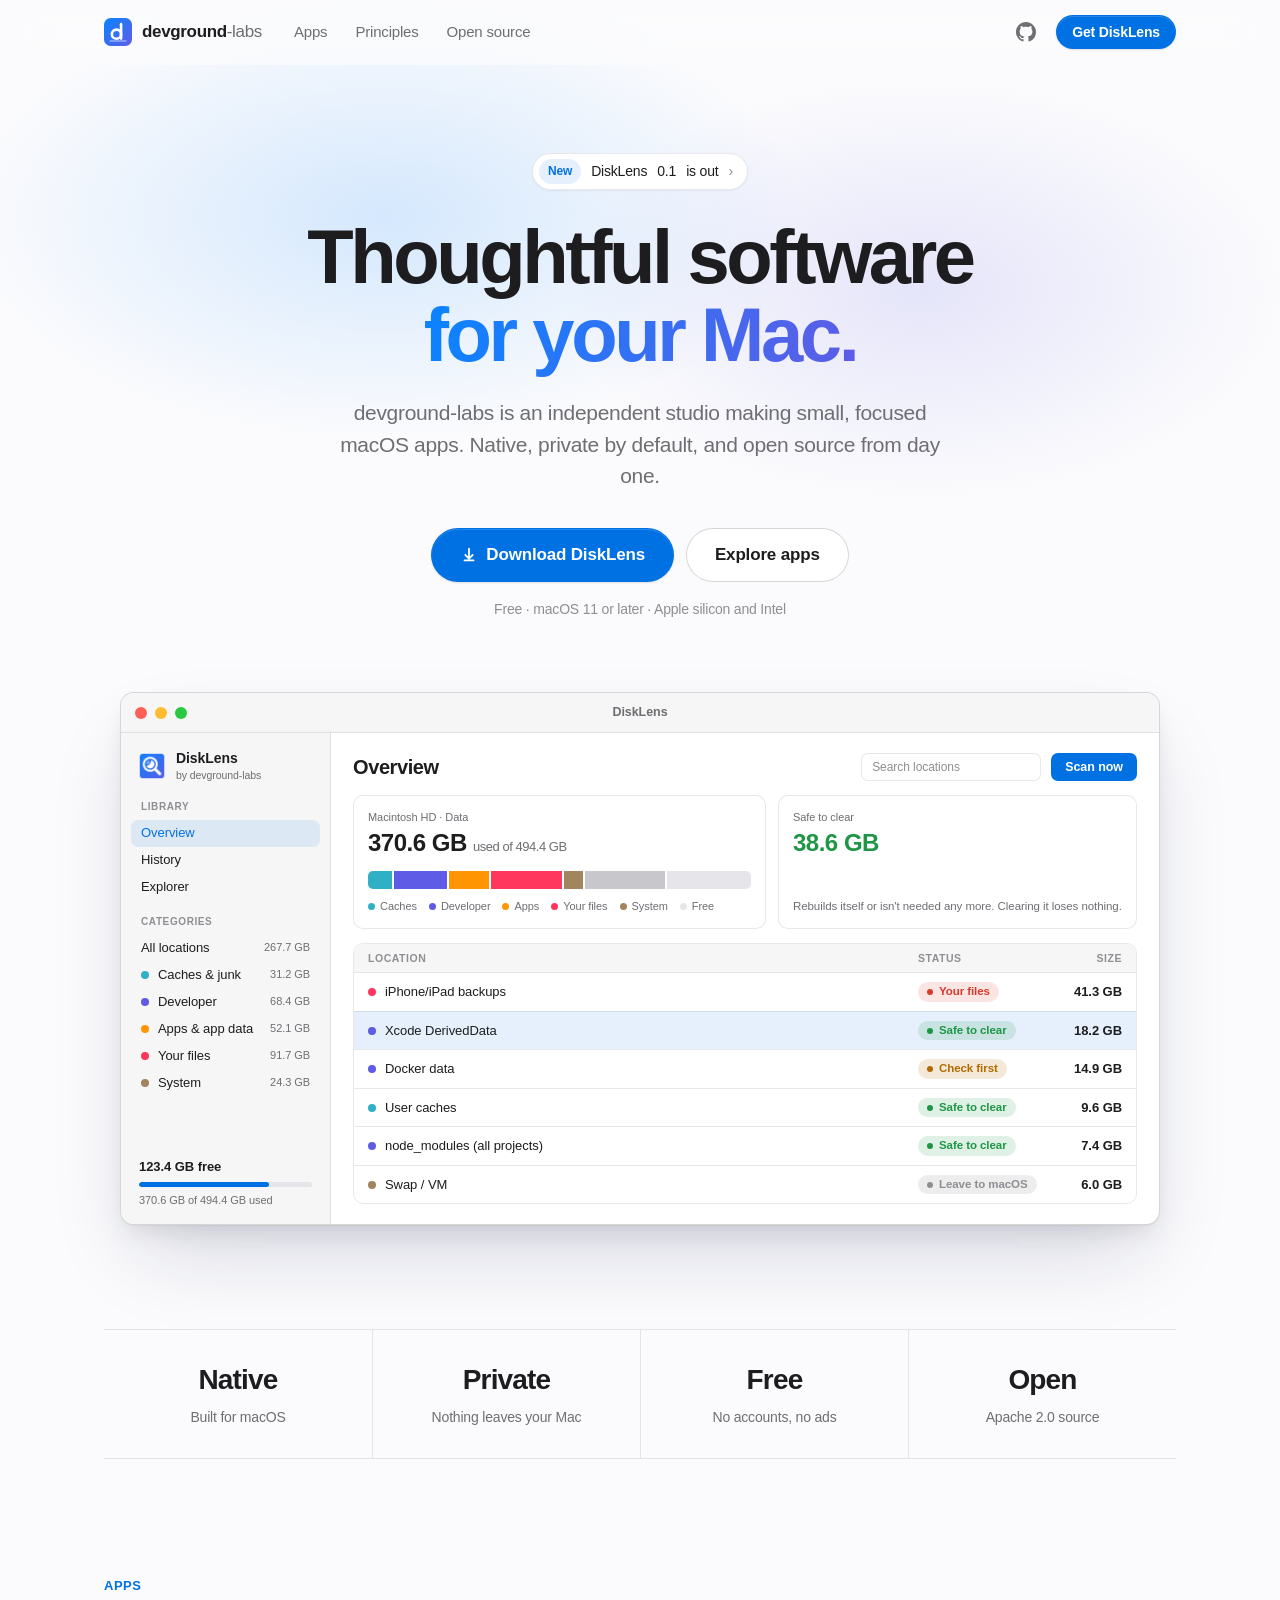
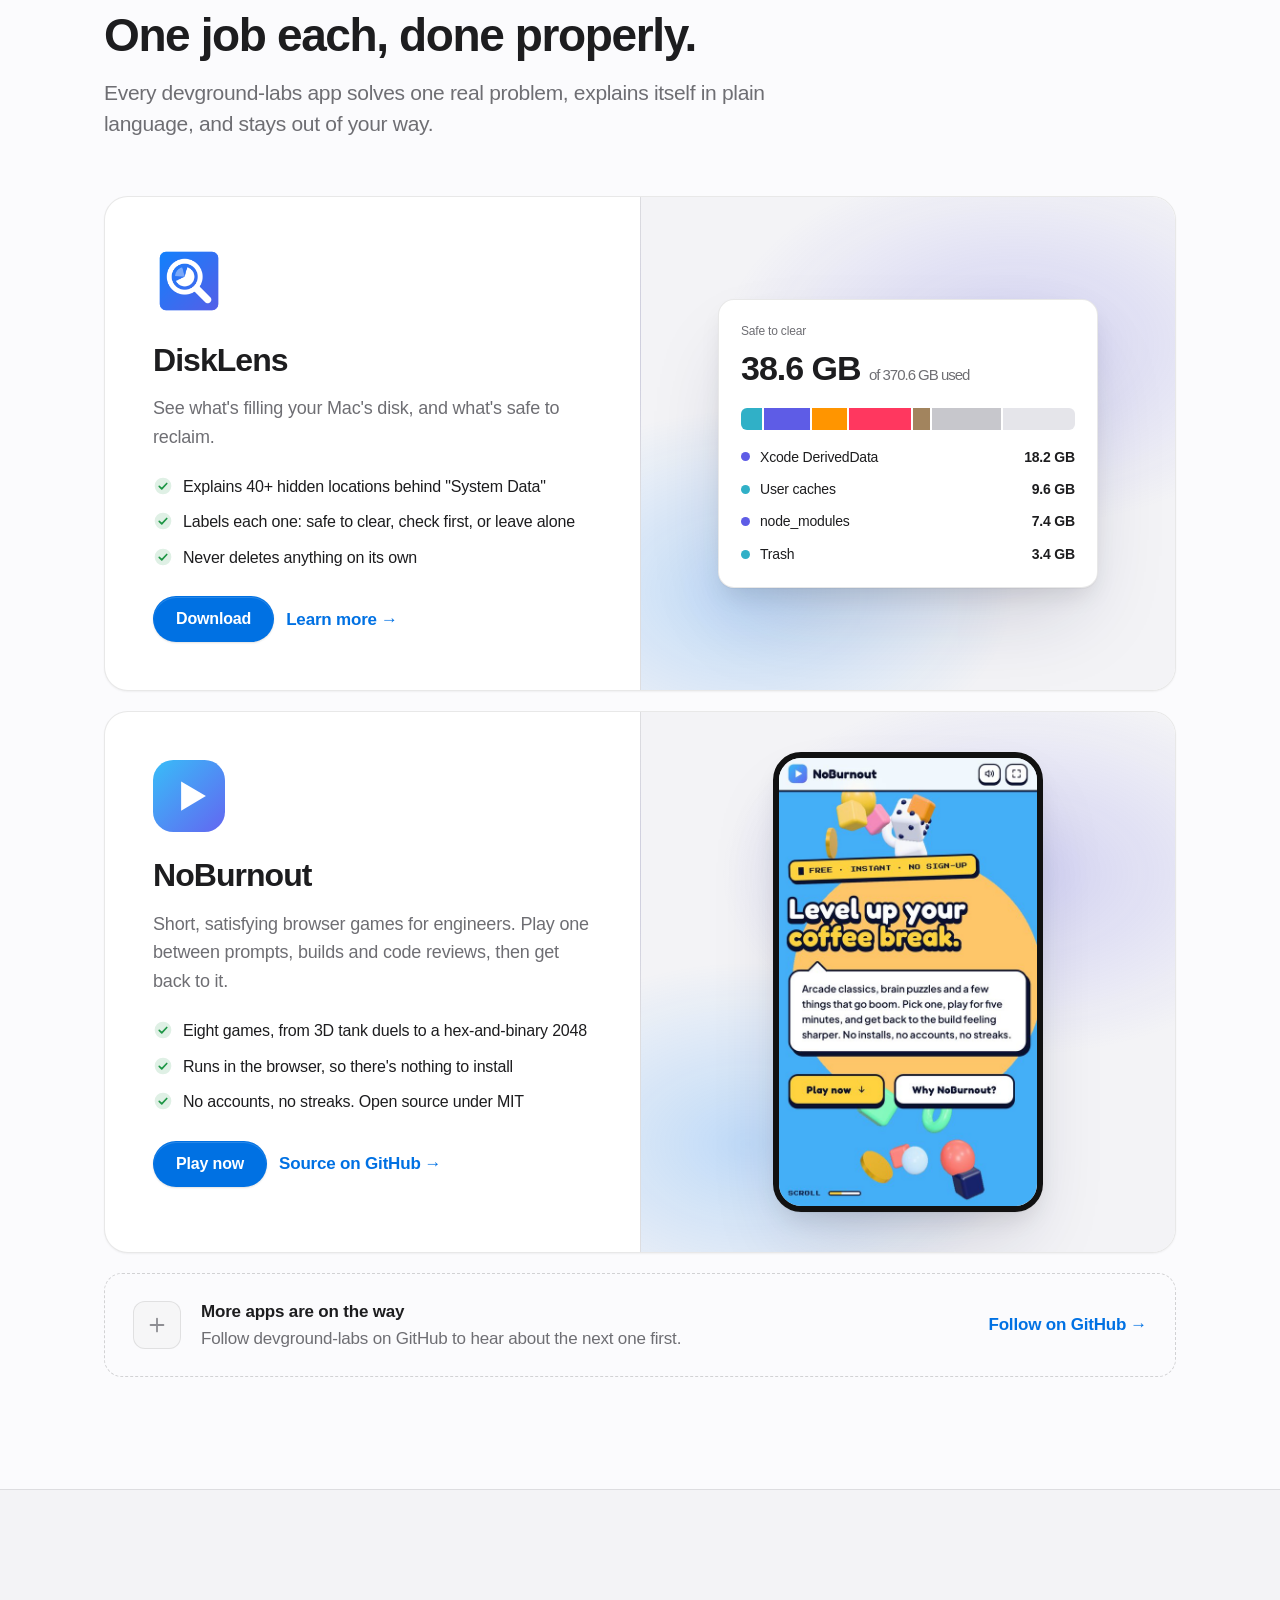
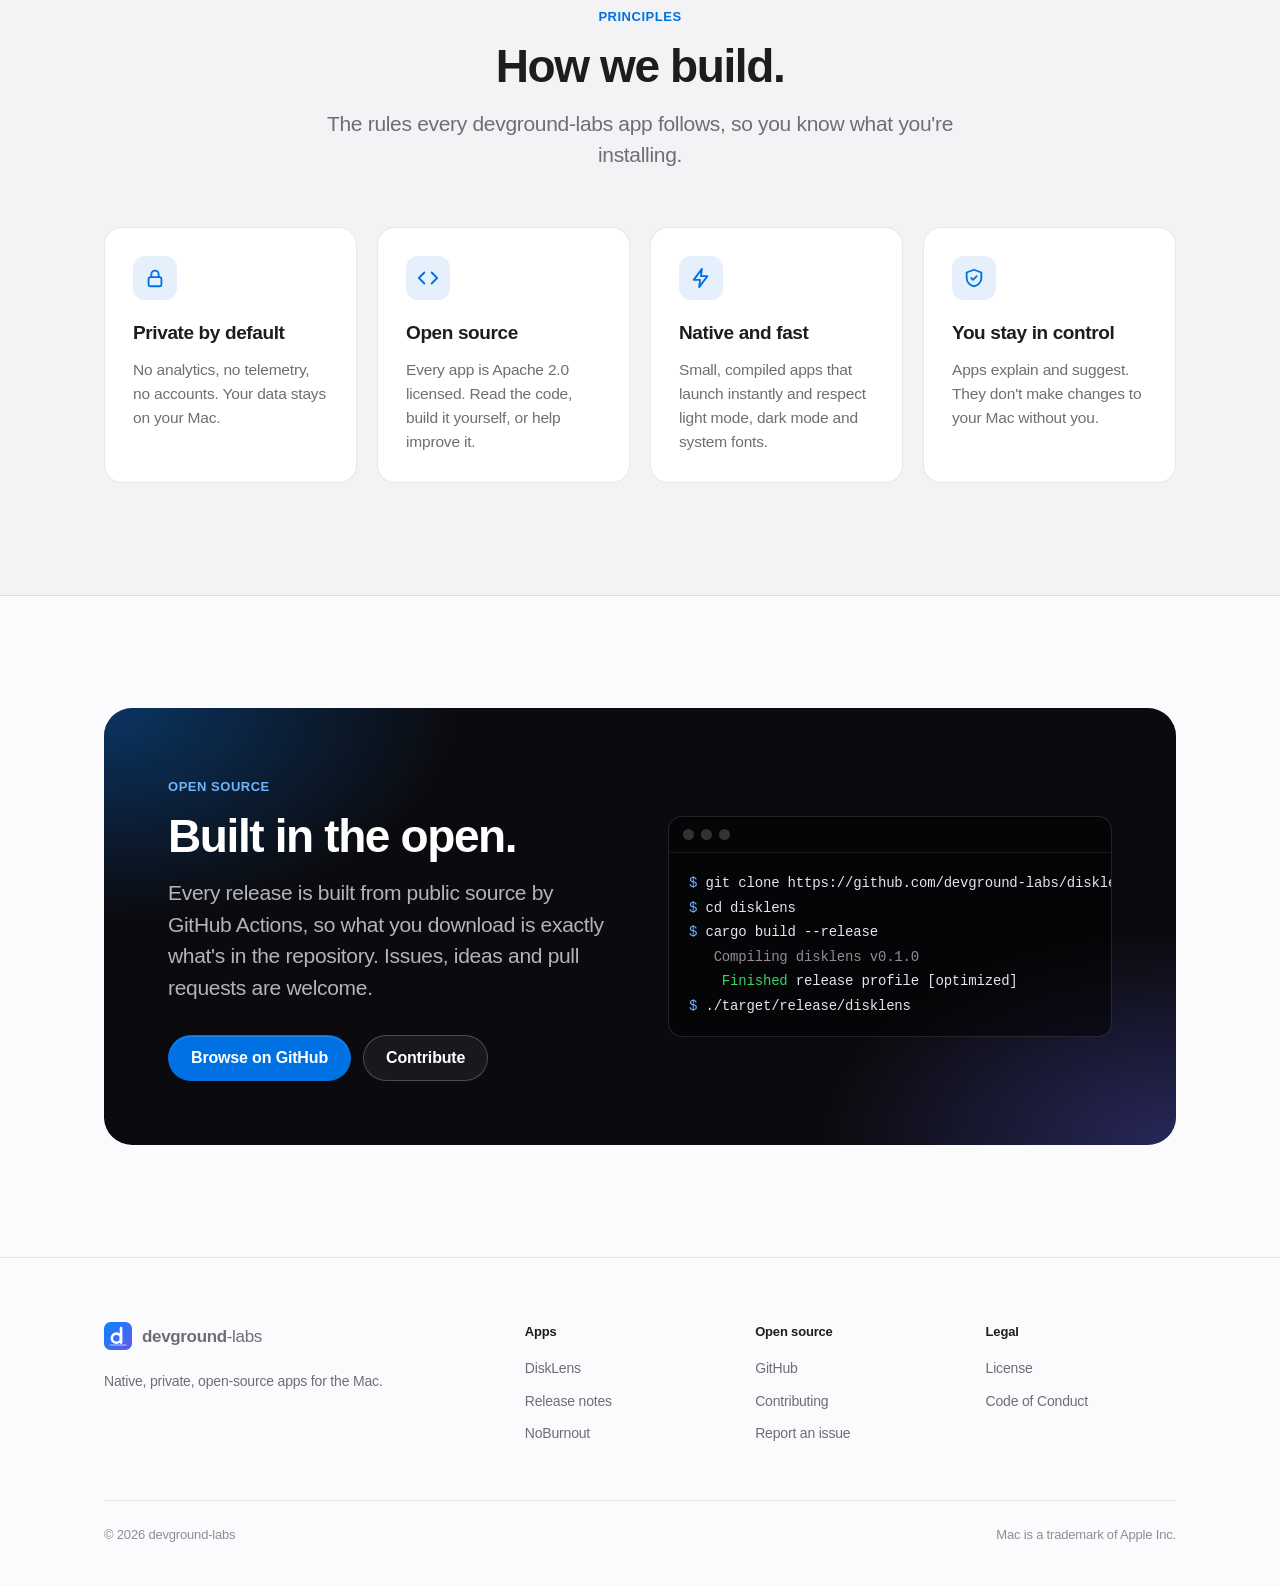
<file: index.html>
<!doctype html>
<html lang="en" class="no-js">
<head>
  <meta charset="utf-8">
  <meta name="viewport" content="width=device-width, initial-scale=1">
  <title>devground-labs · Native, private, open-source Mac apps</title>
  <meta name="description" content="devground-labs is an independent studio making focused apps for the Mac and the web. Free and open source. Home of DiskLens and NoBurnout.">
  <link rel="canonical" href="https://devgroundlabs.in/">
  <meta name="robots" content="index, follow, max-image-preview:large, max-snippet:-1">
  <meta property="og:site_name" content="devground-labs">
  <meta property="og:image:alt" content="DiskLens app icon">
  <meta name="twitter:title" content="devground-labs: native, private, open-source Mac apps">
  <meta name="twitter:description" content="Native, private, open-source Mac apps and browser games. Home of DiskLens and NoBurnout.">
  <meta name="twitter:image" content="https://devgroundlabs.in/disklens/icon.png">
  <link rel="alternate" type="text/plain" href="/llms.txt" title="LLM-readable summary">
  <script type="application/ld+json">
{
  "@context": "https://schema.org",
  "@type": "Organization",
  "name": "devground-labs",
  "url": "https://devgroundlabs.in/",
  "logo": "https://devgroundlabs.in/disklens/icon.png",
  "description": "An independent studio making focused, open-source apps for the Mac and the web, including DiskLens and NoBurnout.",
  "sameAs": [
    "https://github.com/devground-labs"
  ]
}
  </script>
  <script type="application/ld+json">
{
  "@context": "https://schema.org",
  "@type": "WebSite",
  "name": "devground-labs",
  "url": "https://devgroundlabs.in/"
}
  </script>
  <link rel="icon" href="/assets/favicon.svg" type="image/svg+xml">
  <link rel="stylesheet" href="/assets/style.css">
  <meta name="theme-color" content="#fbfbfd" media="(prefers-color-scheme: light)">
  <meta name="theme-color" content="#0a0a0c" media="(prefers-color-scheme: dark)">
  <meta property="og:type" content="website">
  <meta property="og:url" content="https://devgroundlabs.in/">
  <meta property="og:title" content="devground-labs">
  <meta property="og:description" content="Native, private, open-source Mac apps and browser games. Home of DiskLens and NoBurnout.">
  <meta property="og:image" content="https://devgroundlabs.in/disklens/icon.png">
  <meta name="twitter:card" content="summary">
  <!-- Google tag (gtag.js) -->
  <script async src="https://www.googletagmanager.com/gtag/js?id=G-J7YB42Q2RT"></script>
  <script>
    window.dataLayer = window.dataLayer || [];
    function gtag(){dataLayer.push(arguments);}
    gtag('js', new Date());
    gtag('config', 'G-J7YB42Q2RT');
  </script>
</head>
<body>
  <a class="skip" href="#main">Skip to content</a>

  <header class="site-header">
    <div class="wrap">
      <a class="brand" href="/" aria-label="devground-labs home">
        <img src="/assets/logo.svg" alt="" width="28" height="28"><span>devground<em>-labs</em></span>
      </a>
      <nav class="nav" aria-label="Main">
        <a href="#apps">Apps</a>
        <a href="#principles">Principles</a>
        <a href="#open-source">Open source</a>
      </nav>
      <div class="header-actions">
        <a class="icon-link" href="https://github.com/devground-labs" aria-label="devground-labs on GitHub">
          <svg viewBox="0 0 16 16" fill="currentColor" aria-hidden="true"><path d="M8 0C3.58 0 0 3.58 0 8c0 3.54 2.29 6.53 5.47 7.59.4.07.55-.17.55-.38 0-.19-.01-.82-.01-1.49-2.01.37-2.53-.49-2.69-.94-.09-.23-.48-.94-.82-1.13-.28-.15-.68-.52-.01-.53.63-.01 1.08.58 1.23.82.72 1.21 1.87.87 2.33.66.07-.52.28-.87.51-1.07-1.78-.2-3.64-.89-3.64-3.95 0-.87.31-1.59.82-2.15-.08-.2-.36-1.02.08-2.12 0 0 .67-.21 2.2.82.64-.18 1.32-.27 2-.27.68 0 1.36.09 2 .27 1.53-1.04 2.2-.82 2.2-.82.44 1.1.16 1.92.08 2.12.51.56.82 1.27.82 2.15 0 3.07-1.87 3.75-3.65 3.95.29.25.54.73.54 1.48 0 1.07-.01 1.93-.01 2.2 0 .21.15.46.55.38A8.013 8.013 0 0016 8c0-4.42-3.58-8-8-8z"/></svg>
        </a>
        <a class="btn btn-primary btn-sm" href="/disklens/">Get DiskLens</a>
      </div>
    </div>
  </header>

  <main id="main">
    <!-- Hero -->
    <section class="hero">
      <div class="wrap">
        <a class="pill" href="/disklens/"><b>New</b> DiskLens <span data-release-repo="devground-labs/disklens" data-format="short">0.1</span> is out <span class="chev" aria-hidden="true">›</span></a>
        <h1>Thoughtful software <span class="gradient-text">for your Mac.</span></h1>
        <p class="lead">devground-labs is an independent studio making small, focused macOS apps. Native, private by default, and open source from day one.</p>
        <div class="btn-row">
          <a class="btn btn-primary btn-lg" href="https://github.com/devground-labs/disklens/releases/latest/download/DiskLens.dmg" data-ga-event="download" data-ga-location="home_hero">
            <svg viewBox="0 0 20 20" fill="currentColor" aria-hidden="true"><path d="M10 2a1 1 0 0 1 1 1v8.59l2.3-2.3a1 1 0 1 1 1.4 1.42l-4 4a1 1 0 0 1-1.4 0l-4-4a1 1 0 1 1 1.4-1.42L9 11.6V3a1 1 0 0 1 1-1zM4 16a1 1 0 0 1 1-1h10a1 1 0 1 1 0 2H5a1 1 0 0 1-1-1z"/></svg>
            Download DiskLens
          </a>
          <a class="btn btn-ghost btn-lg" href="#apps">Explore apps</a>
        </div>
        <p class="hero-meta">Free · macOS 11 or later · Apple silicon and Intel</p>

        <div class="hero-visual reveal">
          <div class="mock" role="img" aria-label="DiskLens Overview screen: a disk usage bar split by category, the amount that is safe to clear, and a list of locations with safety labels and sizes.">
            <div class="mock-bar"><i></i><i></i><i></i><span>DiskLens</span></div>
            <div class="mock-body">
              <aside class="mock-side">
                <div class="mock-app"><img src="/disklens/icon.png" alt=""><div><b>DiskLens</b><small>by devground-labs</small></div></div>
                <div class="mock-label">LIBRARY</div>
                <div class="mock-nav on">Overview</div>
                <div class="mock-nav">History</div>
                <div class="mock-nav">Explorer</div>
                <div class="mock-gap"></div>
                <div class="mock-label">CATEGORIES</div>
                <div class="mock-nav">All locations<em>267.7 GB</em></div>
                <div class="mock-nav"><i class="dot" style="background:var(--g-caches)"></i>Caches &amp; junk<em>31.2 GB</em></div>
                <div class="mock-nav"><i class="dot" style="background:var(--g-dev)"></i>Developer<em>68.4 GB</em></div>
                <div class="mock-nav"><i class="dot" style="background:var(--g-apps)"></i>Apps &amp; app data<em>52.1 GB</em></div>
                <div class="mock-nav"><i class="dot" style="background:var(--g-personal)"></i>Your files<em>91.7 GB</em></div>
                <div class="mock-nav"><i class="dot" style="background:var(--g-system)"></i>System<em>24.3 GB</em></div>
                <div class="mock-free"><b>123.4 GB free</b><div class="track"><span></span></div><small>370.6 GB of 494.4 GB used</small></div>
              </aside>
              <div class="mock-main">
                <div class="mock-toolbar"><h4>Overview</h4><div class="mock-search">Search locations</div><div class="mock-btn">Scan now</div></div>
                <div class="mock-cards">
                  <div class="mock-card">
                    <div class="cap">Macintosh HD · Data</div>
                    <div class="big">370.6 GB <small>used of 494.4 GB</small></div>
                    <div class="diskbar">
                      <span style="width:6.3%;background:var(--g-caches)"></span><span style="width:13.8%;background:var(--g-dev)"></span><span style="width:10.5%;background:var(--g-apps)"></span><span style="width:18.6%;background:var(--g-personal)"></span><span style="width:4.9%;background:var(--g-system)"></span><span style="width:20.8%;background:var(--g-other)"></span><span style="flex:1;background:var(--g-free)"></span>
                    </div>
                    <div class="legend"><span><i style="background:var(--g-caches)"></i>Caches</span><span><i style="background:var(--g-dev)"></i>Developer</span><span><i style="background:var(--g-apps)"></i>Apps</span><span><i style="background:var(--g-personal)"></i>Your files</span><span><i style="background:var(--g-system)"></i>System</span><span><i style="background:var(--g-free)"></i>Free</span></div>
                  </div>
                  <div class="mock-card mock-stat">
                    <div><div class="cap">Safe to clear</div><div class="big good">38.6 GB</div></div>
                    <p>Rebuilds itself or isn't needed any more. Clearing it loses nothing.</p>
                  </div>
                </div>
                <div class="mock-rows">
                  <div class="mock-row head"><span>LOCATION</span><span>STATUS</span><span class="size">SIZE</span></div>
                  <div class="mock-row"><span class="name"><i class="dot" style="background:var(--g-personal)"></i>iPhone/iPad backups</span><span class="badge careful">Your files</span><span class="size">41.3 GB</span></div>
                  <div class="mock-row sel"><span class="name"><i class="dot" style="background:var(--g-dev)"></i>Xcode DerivedData</span><span class="badge safe">Safe to clear</span><span class="size">18.2 GB</span></div>
                  <div class="mock-row"><span class="name"><i class="dot" style="background:var(--g-dev)"></i>Docker data</span><span class="badge review">Check first</span><span class="size">14.9 GB</span></div>
                  <div class="mock-row"><span class="name"><i class="dot" style="background:var(--g-caches)"></i>User caches</span><span class="badge safe">Safe to clear</span><span class="size">9.6 GB</span></div>
                  <div class="mock-row"><span class="name"><i class="dot" style="background:var(--g-dev)"></i>node_modules (all projects)</span><span class="badge safe">Safe to clear</span><span class="size">7.4 GB</span></div>
                  <div class="mock-row"><span class="name"><i class="dot" style="background:var(--g-system)"></i>Swap / VM</span><span class="badge system">Leave to macOS</span><span class="size">6.0 GB</span></div>
                </div>
              </div>
            </div>
          </div>
        </div>

        <div class="facts">
          <div class="fact"><b>Native</b><span>Built for macOS</span></div>
          <div class="fact"><b>Private</b><span>Nothing leaves your Mac</span></div>
          <div class="fact"><b>Free</b><span>No accounts, no ads</span></div>
          <div class="fact"><b>Open</b><span>Apache 2.0 source</span></div>
        </div>
      </div>
    </section>

    <!-- Apps -->
    <section class="section" id="apps">
      <div class="wrap">
        <div class="section-head reveal">
          <span class="eyebrow">Apps</span>
          <h2 class="h2">One job each, done properly.</h2>
          <p class="lead">Every devground-labs app solves one real problem, explains itself in plain language, and stays out of your way.</p>
        </div>

        <article class="app-feature reveal">
          <div class="copy">
            <img src="/disklens/icon.png" alt="" width="72" height="72">
            <h3>DiskLens</h3>
            <p class="tagline">See what's filling your Mac's disk, and what's safe to reclaim.</p>
            <ul class="checks">
              <li><svg viewBox="0 0 24 24" fill="none" aria-hidden="true"><circle cx="12" cy="12" r="10" fill="currentColor" opacity=".14"/><path d="m7.5 12.5 3 3 6-6.5" stroke="currentColor" stroke-width="2" stroke-linecap="round" stroke-linejoin="round"/></svg>Explains 40+ hidden locations behind "System Data"</li>
              <li><svg viewBox="0 0 24 24" fill="none" aria-hidden="true"><circle cx="12" cy="12" r="10" fill="currentColor" opacity=".14"/><path d="m7.5 12.5 3 3 6-6.5" stroke="currentColor" stroke-width="2" stroke-linecap="round" stroke-linejoin="round"/></svg>Labels each one: safe to clear, check first, or leave alone</li>
              <li><svg viewBox="0 0 24 24" fill="none" aria-hidden="true"><circle cx="12" cy="12" r="10" fill="currentColor" opacity=".14"/><path d="m7.5 12.5 3 3 6-6.5" stroke="currentColor" stroke-width="2" stroke-linecap="round" stroke-linejoin="round"/></svg>Never deletes anything on its own</li>
            </ul>
            <div class="btn-row">
              <a class="btn btn-primary" href="https://github.com/devground-labs/disklens/releases/latest/download/DiskLens.dmg" data-ga-event="download" data-ga-location="home_card">Download</a>
              <a class="link-arrow" href="/disklens/">Learn more</a>
            </div>
          </div>
          <div class="art" aria-hidden="true">
            <div class="meter">
              <div class="cap">Safe to clear</div>
              <div class="big">38.6 GB <small>of 370.6 GB used</small></div>
              <div class="diskbar">
                <span style="width:6.3%;background:var(--g-caches)"></span><span style="width:13.8%;background:var(--g-dev)"></span><span style="width:10.5%;background:var(--g-apps)"></span><span style="width:18.6%;background:var(--g-personal)"></span><span style="width:4.9%;background:var(--g-system)"></span><span style="width:20.8%;background:var(--g-other)"></span><span style="flex:1;background:var(--g-free)"></span>
              </div>
              <ul>
                <li><i style="background:var(--g-dev)"></i>Xcode DerivedData<b>18.2 GB</b></li>
                <li><i style="background:var(--g-caches)"></i>User caches<b>9.6 GB</b></li>
                <li><i style="background:var(--g-dev)"></i>node_modules<b>7.4 GB</b></li>
                <li><i style="background:var(--g-caches)"></i>Trash<b>3.4 GB</b></li>
              </ul>
            </div>
          </div>
        </article>

        <article class="app-feature reveal">
          <div class="copy">
            <img src="/assets/noburnout.svg" alt="" width="72" height="72">
            <h3>NoBurnout</h3>
            <p class="tagline">Short, satisfying browser games for engineers. Play one between prompts, builds and code reviews, then get back to it.</p>
            <ul class="checks">
              <li><svg viewBox="0 0 24 24" fill="none" aria-hidden="true"><circle cx="12" cy="12" r="10" fill="currentColor" opacity=".14"/><path d="m7.5 12.5 3 3 6-6.5" stroke="currentColor" stroke-width="2" stroke-linecap="round" stroke-linejoin="round"/></svg>Eight games, from 3D tank duels to a hex-and-binary 2048</li>
              <li><svg viewBox="0 0 24 24" fill="none" aria-hidden="true"><circle cx="12" cy="12" r="10" fill="currentColor" opacity=".14"/><path d="m7.5 12.5 3 3 6-6.5" stroke="currentColor" stroke-width="2" stroke-linecap="round" stroke-linejoin="round"/></svg>Runs in the browser, so there's nothing to install</li>
              <li><svg viewBox="0 0 24 24" fill="none" aria-hidden="true"><circle cx="12" cy="12" r="10" fill="currentColor" opacity=".14"/><path d="m7.5 12.5 3 3 6-6.5" stroke="currentColor" stroke-width="2" stroke-linecap="round" stroke-linejoin="round"/></svg>No accounts, no streaks. Open source under MIT</li>
            </ul>
            <div class="btn-row">
              <a class="btn btn-primary" href="https://noburnout.in" data-ga-event="outbound" data-ga-location="home_noburnout">Play now</a>
              <a class="link-arrow" href="https://github.com/devground-labs/noburnout">Source on GitHub</a>
            </div>
          </div>
          <div class="art" aria-hidden="true">
            <img class="phone-shot" src="/assets/noburnout-screenshot.jpg" alt="" width="270" height="468" loading="lazy">
          </div>
        </article>

        <div class="soon-card reveal">
          <div class="glyph"><svg viewBox="0 0 24 24" fill="none" stroke="currentColor" stroke-width="2" stroke-linecap="round" aria-hidden="true"><path d="M12 5v14M5 12h14"/></svg></div>
          <div><b>More apps are on the way</b>Follow devground-labs on GitHub to hear about the next one first.</div>
          <a class="link-arrow" href="https://github.com/devground-labs">Follow on GitHub</a>
        </div>
      </div>
    </section>

    <!-- Principles -->
    <section class="section alt" id="principles">
      <div class="wrap">
        <div class="section-head center reveal">
          <span class="eyebrow">Principles</span>
          <h2 class="h2">How we build.</h2>
          <p class="lead">The rules every devground-labs app follows, so you know what you're installing.</p>
        </div>
        <div class="grid grid-4 reveal">
          <div class="tile">
            <div class="ico"><svg viewBox="0 0 24 24" fill="none" stroke="currentColor" stroke-width="2" stroke-linecap="round" stroke-linejoin="round" aria-hidden="true"><rect x="5" y="11" width="14" height="10" rx="2"/><path d="M8 11V8a4 4 0 0 1 8 0v3"/></svg></div>
            <h3>Private by default</h3>
            <p>No analytics, no telemetry, no accounts. Your data stays on your Mac.</p>
          </div>
          <div class="tile">
            <div class="ico"><svg viewBox="0 0 24 24" fill="none" stroke="currentColor" stroke-width="2" stroke-linecap="round" stroke-linejoin="round" aria-hidden="true"><path d="m8 6-6 6 6 6M16 6l6 6-6 6"/></svg></div>
            <h3>Open source</h3>
            <p>Every app is Apache 2.0 licensed. Read the code, build it yourself, or help improve it.</p>
          </div>
          <div class="tile">
            <div class="ico"><svg viewBox="0 0 24 24" fill="none" stroke="currentColor" stroke-width="2" stroke-linecap="round" stroke-linejoin="round" aria-hidden="true"><path d="M13 2 4 14h7l-1 8 9-12h-7z"/></svg></div>
            <h3>Native and fast</h3>
            <p>Small, compiled apps that launch instantly and respect light mode, dark mode and system fonts.</p>
          </div>
          <div class="tile">
            <div class="ico"><svg viewBox="0 0 24 24" fill="none" stroke="currentColor" stroke-width="2" stroke-linecap="round" stroke-linejoin="round" aria-hidden="true"><path d="M12 3 4 6v6c0 4.5 3.4 8.3 8 9 4.6-.7 8-4.5 8-9V6z"/><path d="m9 12 2 2 4-4"/></svg></div>
            <h3>You stay in control</h3>
            <p>Apps explain and suggest. They don't make changes to your Mac without you.</p>
          </div>
        </div>
      </div>
    </section>

    <!-- Open source -->
    <section class="section" id="open-source">
      <div class="wrap">
        <div class="band reveal">
          <div>
            <span class="eyebrow">Open source</span>
            <h2 class="h2">Built in the open.</h2>
            <p class="lead">Every release is built from public source by GitHub Actions, so what you download is exactly what's in the repository. Issues, ideas and pull requests are welcome.</p>
            <div class="btn-row">
              <a class="btn btn-primary" href="https://github.com/devground-labs">Browse on GitHub</a>
              <a class="btn btn-ghost" href="https://github.com/devground-labs/disklens/blob/main/CONTRIBUTING.md">Contribute</a>
            </div>
          </div>
          <div class="terminal" aria-label="Build DiskLens from source">
            <div class="bar"><i></i><i></i><i></i></div>
<pre><span class="p">$</span> git clone https://github.com/devground-labs/disklens
<span class="p">$</span> cd disklens
<span class="p">$</span> cargo build --release
<span class="c">   Compiling disklens v0.1.0</span>
<span class="ok">    Finished</span> release profile [optimized]
<span class="p">$</span> ./target/release/disklens</pre>
          </div>
        </div>
      </div>
    </section>
  </main>

  <footer class="site-footer">
    <div class="wrap">
      <div class="footer-grid">
        <div class="about">
          <a class="brand" href="/"><img src="/assets/logo.svg" alt="" width="28" height="28"><span>devground<em>-labs</em></span></a>
          <p>Native, private, open-source apps for the Mac.</p>
        </div>
        <div>
          <h4>Apps</h4>
          <ul>
            <li><a href="/disklens/">DiskLens</a></li>
            <li><a href="https://github.com/devground-labs/disklens/releases">Release notes</a></li>
            <li><a href="https://noburnout.in">NoBurnout</a></li>
          </ul>
        </div>
        <div>
          <h4>Open source</h4>
          <ul>
            <li><a href="https://github.com/devground-labs">GitHub</a></li>
            <li><a href="https://github.com/devground-labs/disklens/blob/main/CONTRIBUTING.md">Contributing</a></li>
            <li><a href="https://github.com/devground-labs/disklens/issues">Report an issue</a></li>
          </ul>
        </div>
        <div>
          <h4>Legal</h4>
          <ul>
            <li><a href="https://github.com/devground-labs/disklens/blob/main/LICENSE">License</a></li>
            <li><a href="https://github.com/devground-labs/disklens/blob/main/CODE_OF_CONDUCT.md">Code of Conduct</a></li>
          </ul>
        </div>
      </div>
      <div class="footer-bottom">
        <span>© 2026 devground-labs</span>
        <span>Mac is a trademark of Apple Inc.</span>
      </div>
    </div>
  </footer>

  <script src="/assets/site.js" defer></script>
</body>
</html>
</file>
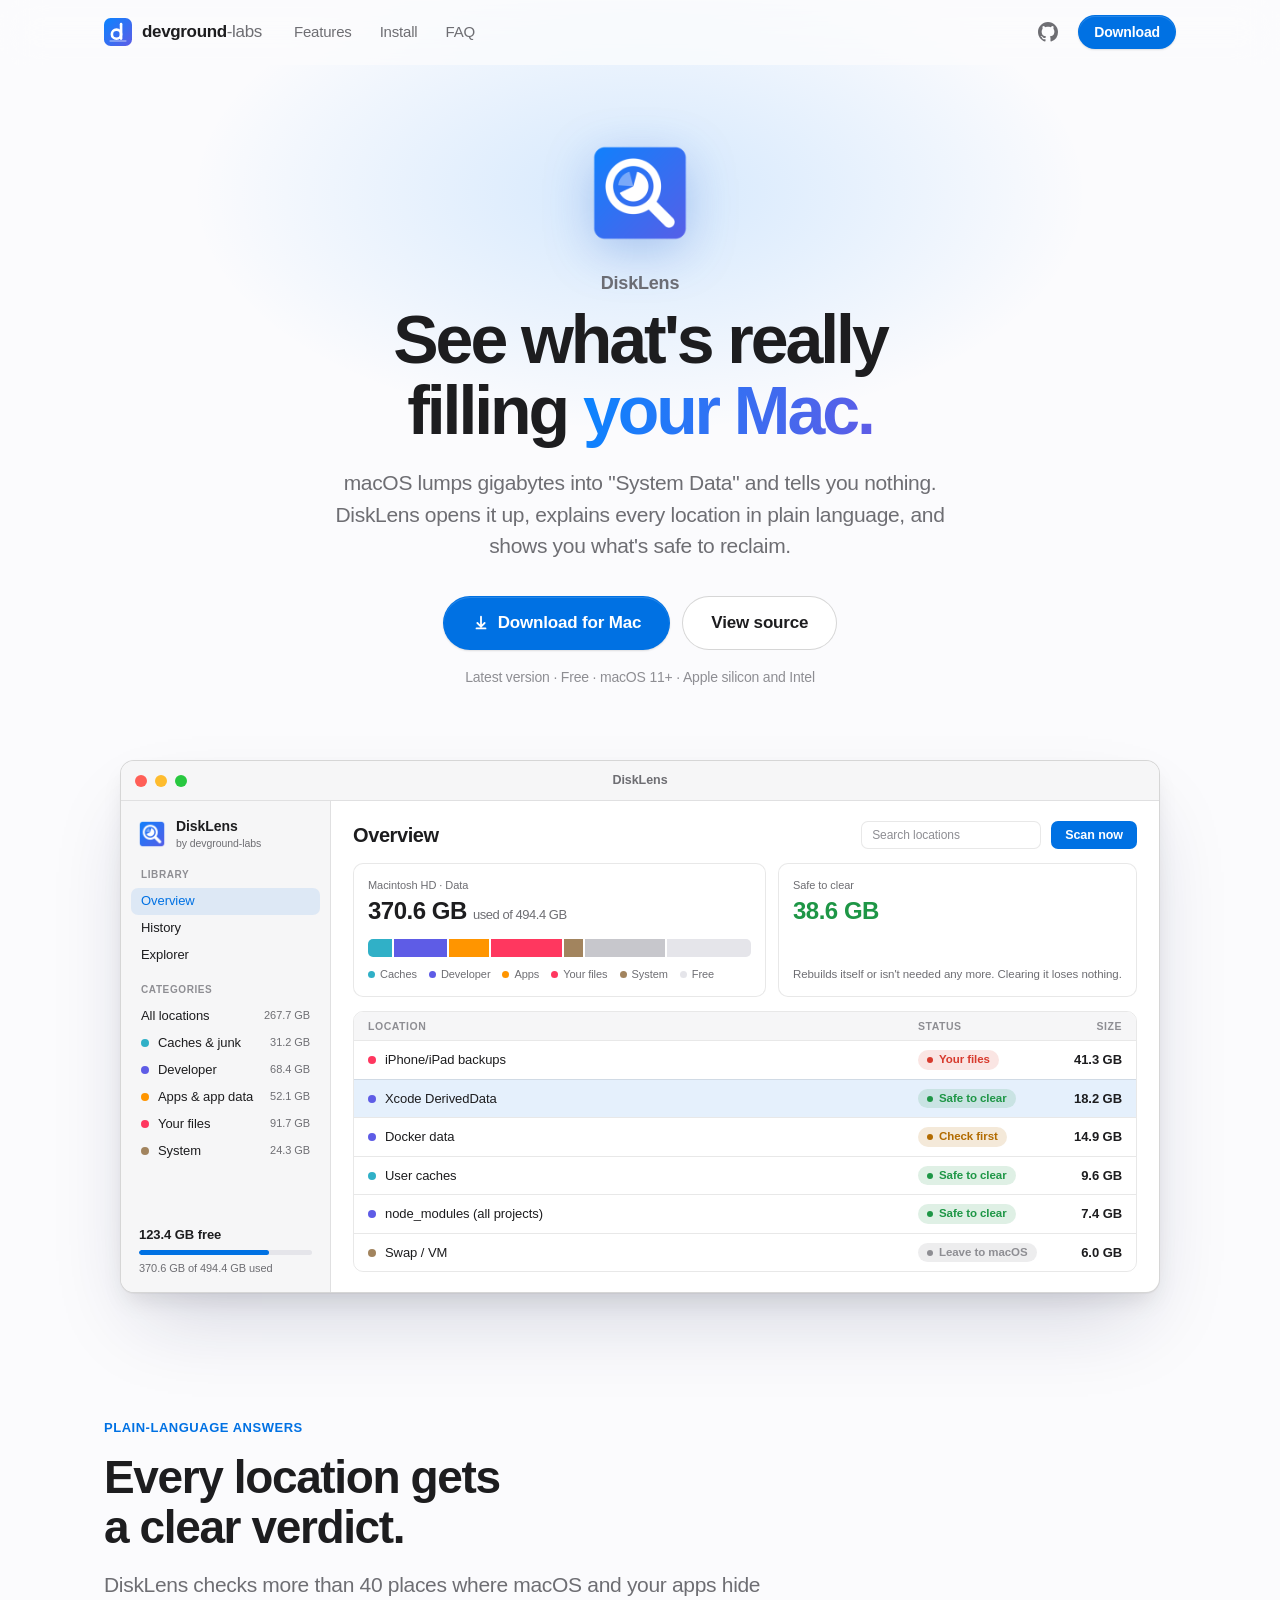
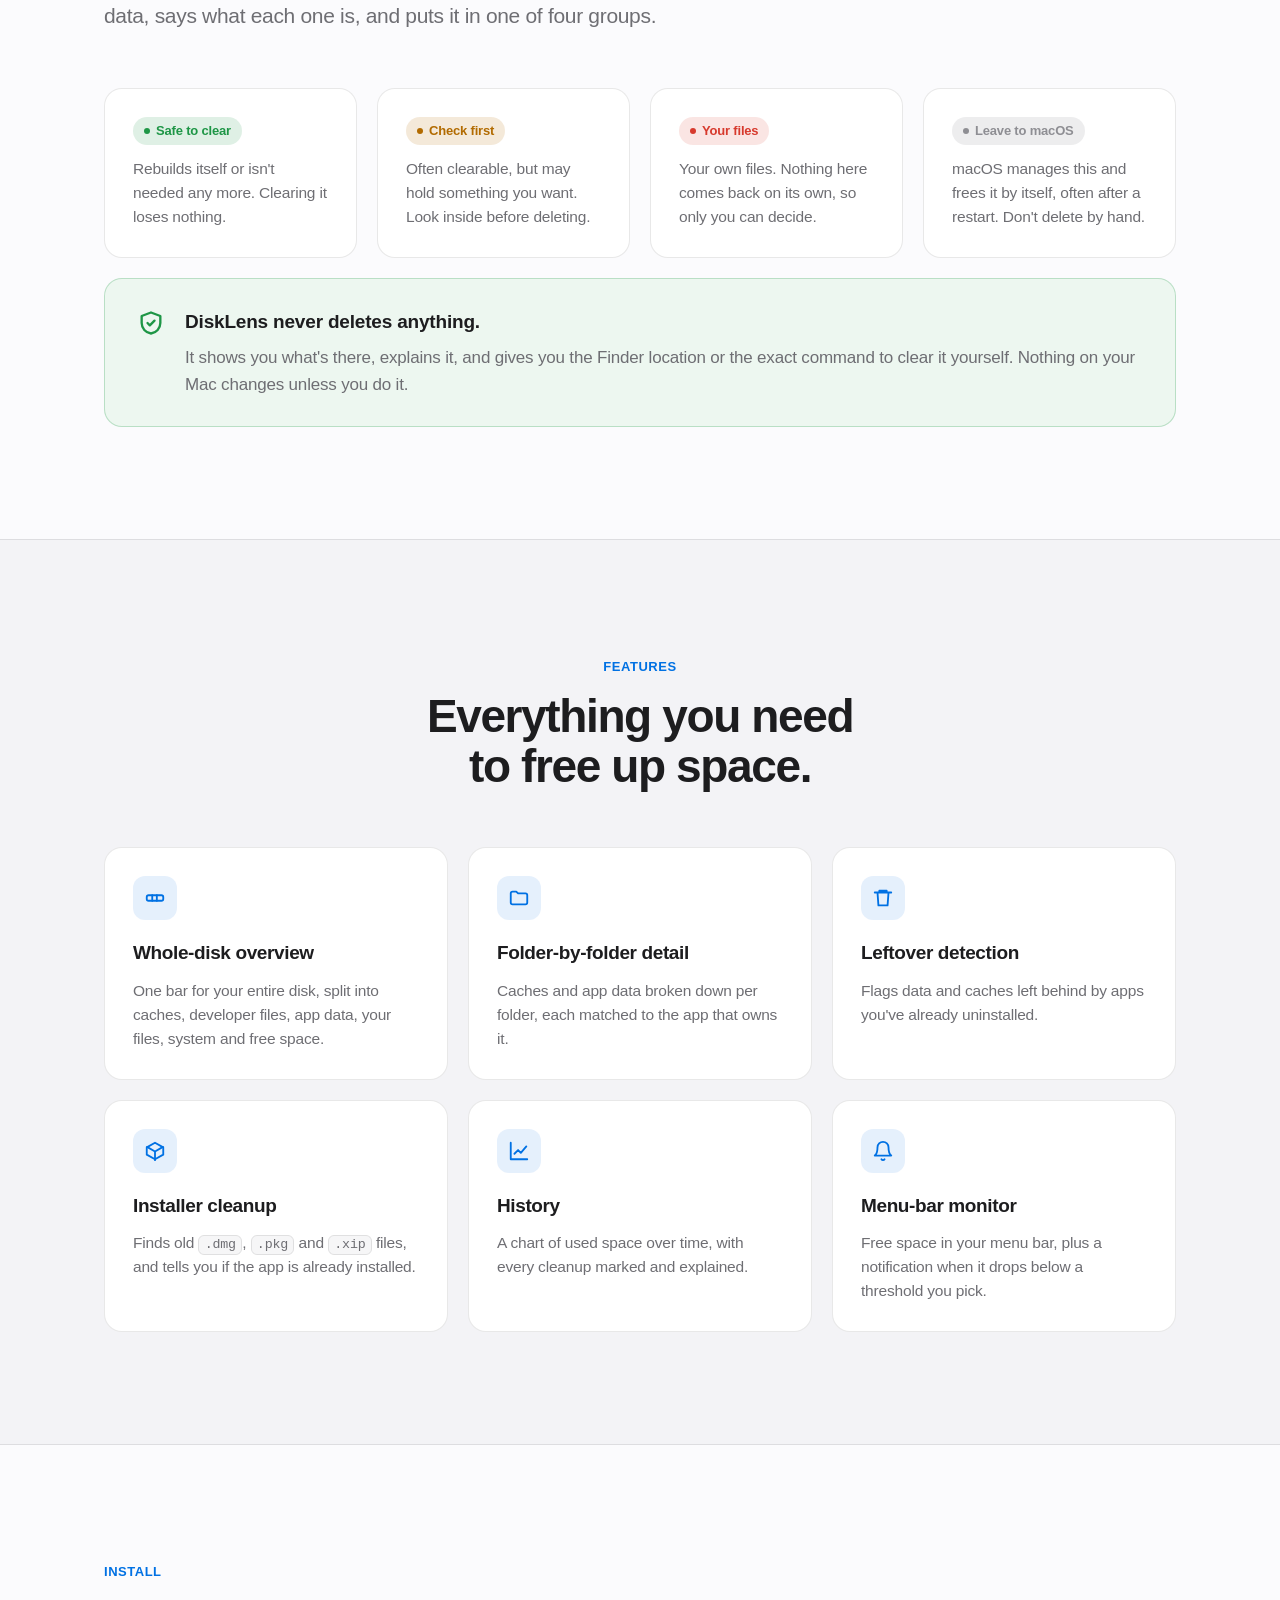
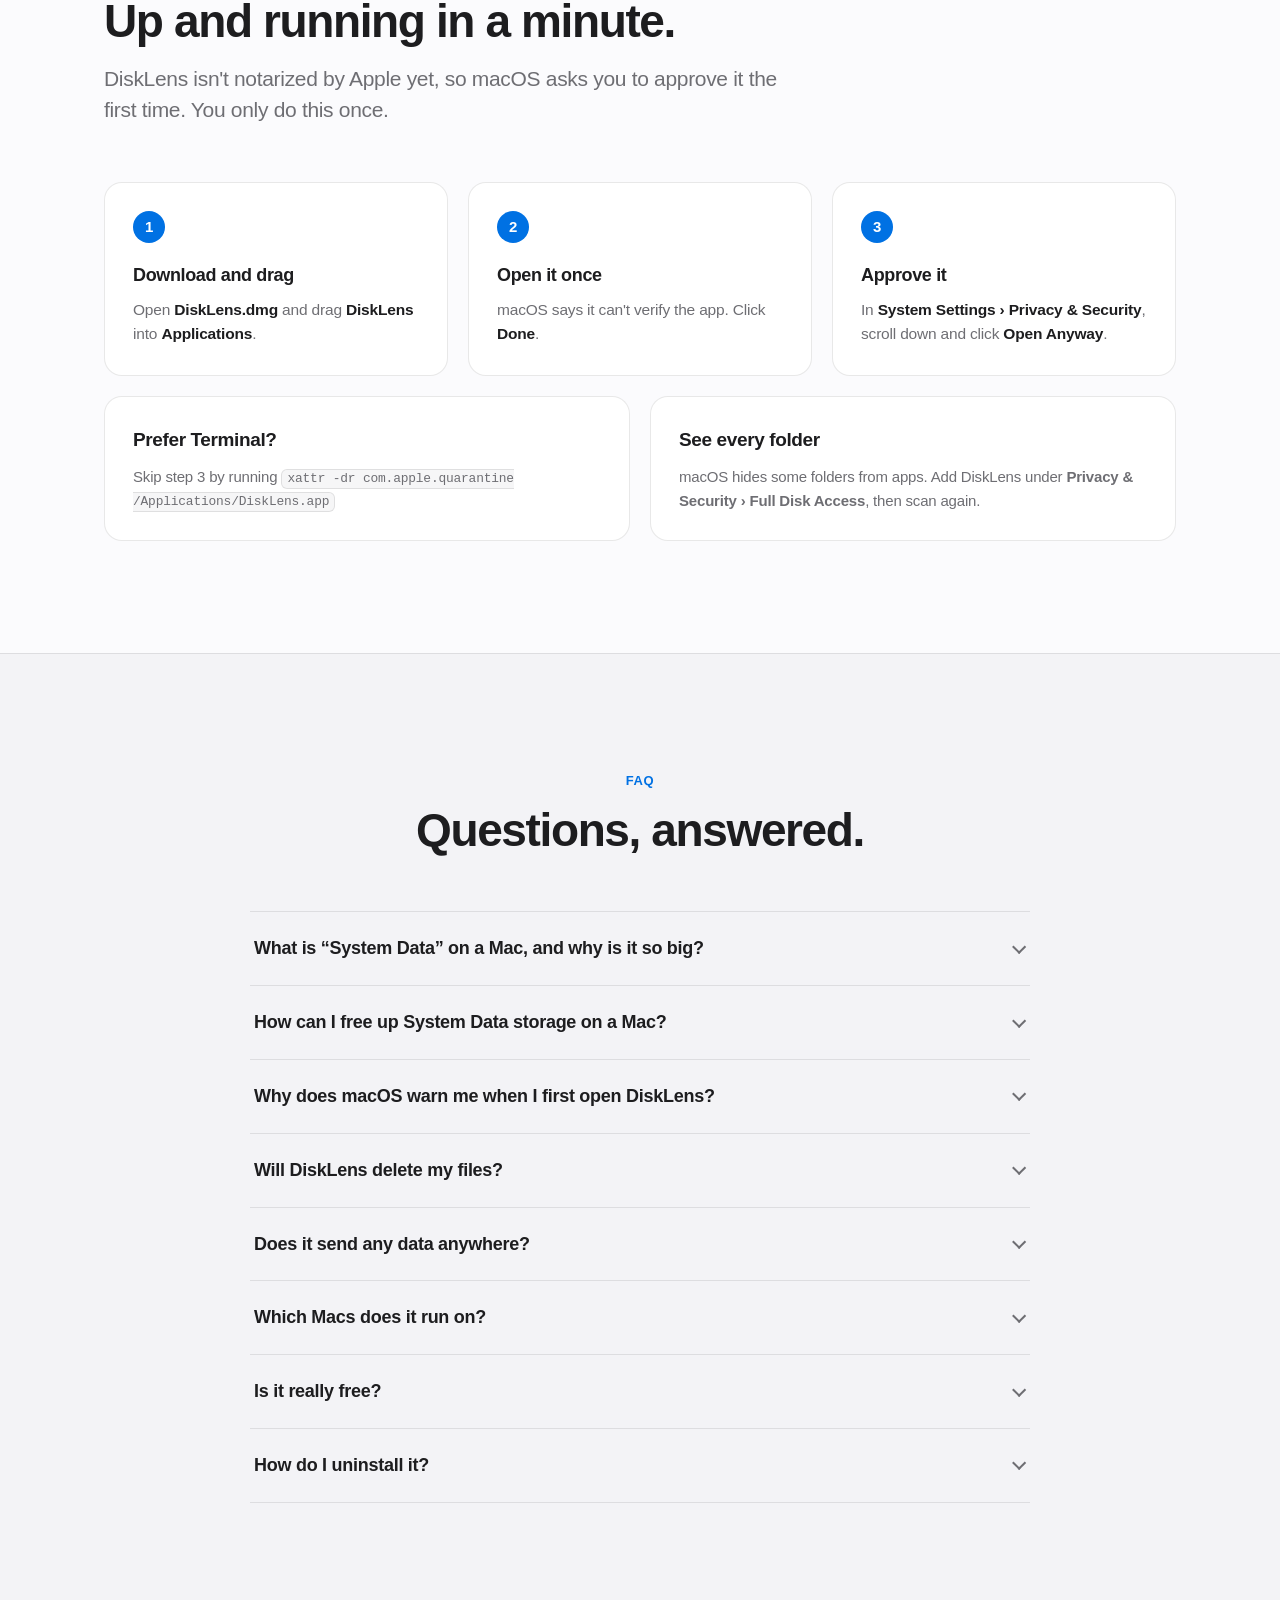
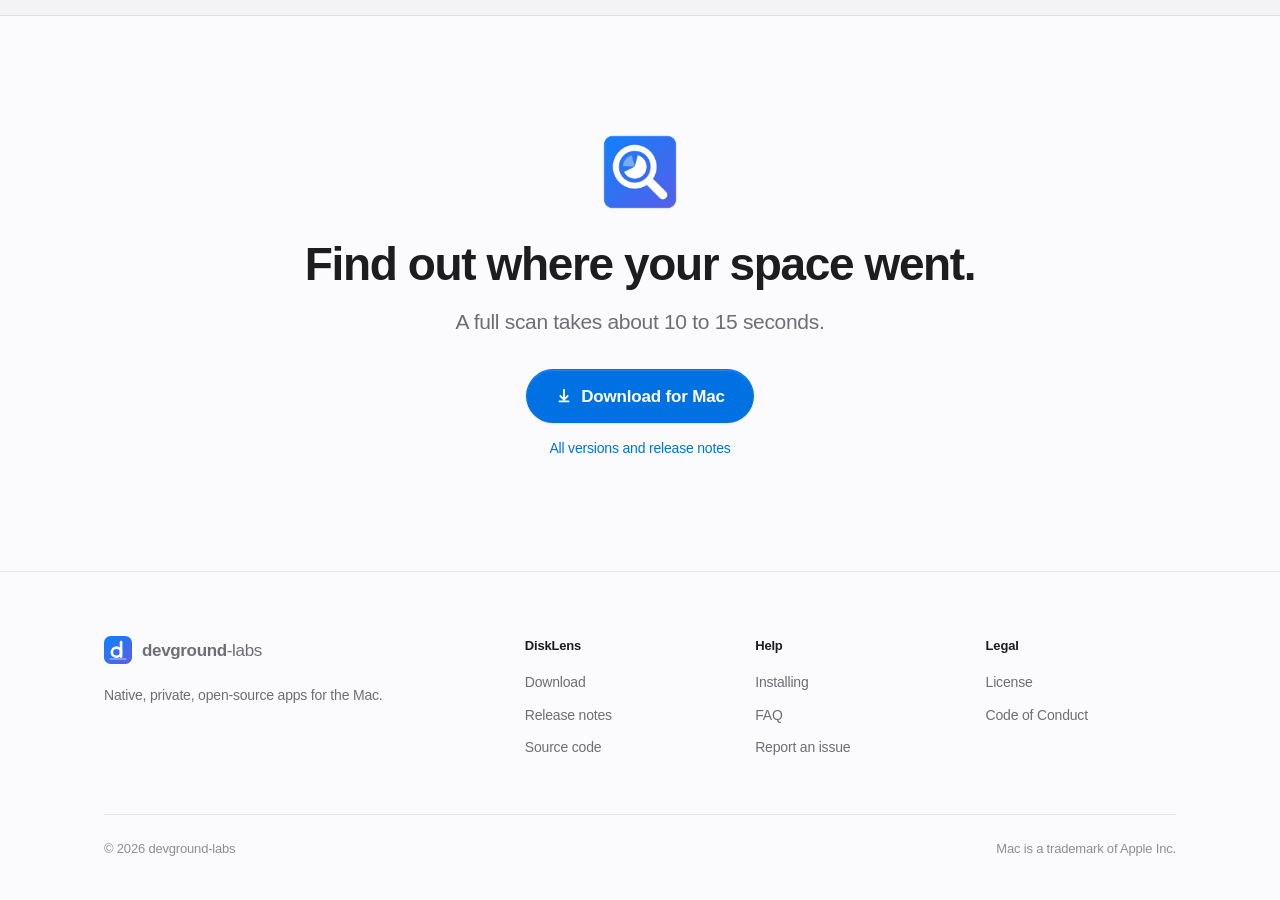
<file: disklens/index.html>
<!doctype html>
<html lang="en" class="no-js">
<head>
  <meta charset="utf-8">
  <meta name="viewport" content="width=device-width, initial-scale=1">
  <title>DiskLens: Free Mac Disk Space Analyzer &amp; System Data Explorer</title>
  <meta name="description" content="DiskLens shows what's filling your Mac's disk, explains every hidden location in plain language, and tells you what's safe to reclaim. Free and open source.">
  <link rel="canonical" href="https://devgroundlabs.in/disklens/">
  <meta name="robots" content="index, follow, max-image-preview:large, max-snippet:-1">
  <meta property="og:site_name" content="devground-labs">
  <meta property="og:image:alt" content="DiskLens app icon">
  <meta name="twitter:title" content="DiskLens for Mac: free disk space analyzer">
  <meta name="twitter:description" content="See what's filling your Mac's disk, including System Data, and what's safe to reclaim. Free and open source.">
  <meta name="twitter:image" content="https://devgroundlabs.in/disklens/icon.png">
  <link rel="alternate" type="text/plain" href="/llms.txt" title="LLM-readable summary">
  <script type="application/ld+json">
{
  "@context": "https://schema.org",
  "@type": "SoftwareApplication",
  "name": "DiskLens",
  "applicationCategory": "UtilitiesApplication",
  "operatingSystem": "macOS 11 or later",
  "description": "DiskLens shows what's filling your Mac's disk, explains every hidden location in plain language, and tells you what's safe to reclaim. Free and open source.",
  "url": "https://devgroundlabs.in/disklens/",
  "downloadUrl": "https://github.com/devground-labs/disklens/releases/latest/download/DiskLens.dmg",
  "image": "https://devgroundlabs.in/disklens/icon.png",
  "license": "https://www.apache.org/licenses/LICENSE-2.0",
  "isAccessibleForFree": true,
  "offers": {
    "@type": "Offer",
    "price": "0",
    "priceCurrency": "USD"
  },
  "author": {
    "@type": "Organization",
    "name": "devground-labs",
    "url": "https://devgroundlabs.in/"
  },
  "sameAs": [
    "https://github.com/devground-labs/disklens"
  ]
}
  </script>
  <script type="application/ld+json">
{
  "@context": "https://schema.org",
  "@type": "FAQPage",
  "mainEntity": [
    {
      "@type": "Question",
      "name": "What is “System Data” on a Mac, and why is it so big?",
      "acceptedAnswer": {
        "@type": "Answer",
        "text": "“System Data” is the catch-all category macOS Storage settings uses for everything it can’t label as apps, documents, photos or media. It typically includes caches, logs, developer tool files, local Time Machine snapshots, device backups and virtual machine images. Because macOS doesn’t break it down, it can grow to tens or hundreds of gigabytes. DiskLens splits it into individual locations and explains what each one is."
      }
    },
    {
      "@type": "Question",
      "name": "How can I free up System Data storage on a Mac?",
      "acceptedAnswer": {
        "@type": "Answer",
        "text": "Run a scan in DiskLens and look at the locations marked safe to clear. For each one, DiskLens shows where it is in Finder or the command to run, and you decide what to remove. DiskLens never deletes anything itself."
      }
    },
    {
      "@type": "Question",
      "name": "Why does macOS warn me when I first open DiskLens?",
      "acceptedAnswer": {
        "@type": "Answer",
        "text": "Apple shows that warning for any app that hasn't gone through its paid notarization service. DiskLens is built from its public source code by GitHub Actions, and you can read every line on GitHub. Approving it once in Privacy & Security is all that's needed."
      }
    },
    {
      "@type": "Question",
      "name": "Will DiskLens delete my files?",
      "acceptedAnswer": {
        "@type": "Answer",
        "text": "No. DiskLens only reads sizes and explains what it finds. When something is safe to clear, it shows you where it is in Finder or the command to run, and you decide."
      }
    },
    {
      "@type": "Question",
      "name": "Does it send any data anywhere?",
      "acceptedAnswer": {
        "@type": "Answer",
        "text": "No. There are no accounts, analytics or network calls. Scan history and settings stay in ~/Library/Application Support/DiskLens/ on your Mac."
      }
    },
    {
      "@type": "Question",
      "name": "Which Macs does it run on?",
      "acceptedAnswer": {
        "@type": "Answer",
        "text": "Any Mac running macOS 11 Big Sur or later. The download is a universal app, so it runs natively on both Apple silicon and Intel."
      }
    },
    {
      "@type": "Question",
      "name": "Is it really free?",
      "acceptedAnswer": {
        "@type": "Answer",
        "text": "Yes. DiskLens is free and open source under the Apache 2.0 license. There's no paid tier and nothing to unlock."
      }
    },
    {
      "@type": "Question",
      "name": "How do I uninstall it?",
      "acceptedAnswer": {
        "@type": "Answer",
        "text": "Quit DiskLens from its menu-bar icon, drag it from Applications to the Trash, and optionally delete ~/Library/Application Support/DiskLens/."
      }
    }
  ]
}
  </script>
  <script type="application/ld+json">
{
  "@context": "https://schema.org",
  "@type": "BreadcrumbList",
  "itemListElement": [
    {
      "@type": "ListItem",
      "position": 1,
      "name": "devground-labs",
      "item": "https://devgroundlabs.in/"
    },
    {
      "@type": "ListItem",
      "position": 2,
      "name": "DiskLens",
      "item": "https://devgroundlabs.in/disklens/"
    }
  ]
}
  </script>
  <link rel="icon" href="/disklens/icon.png" type="image/png">
  <link rel="stylesheet" href="/assets/style.css">
  <meta name="theme-color" content="#fbfbfd" media="(prefers-color-scheme: light)">
  <meta name="theme-color" content="#0a0a0c" media="(prefers-color-scheme: dark)">
  <meta property="og:type" content="website">
  <meta property="og:url" content="https://devgroundlabs.in/disklens/">
  <meta property="og:title" content="DiskLens for Mac">
  <meta property="og:description" content="See what's filling your Mac's disk, and what's safe to reclaim. Free and open source.">
  <meta property="og:image" content="https://devgroundlabs.in/disklens/icon.png">
  <meta name="twitter:card" content="summary">
  <!-- Google tag (gtag.js) -->
  <script async src="https://www.googletagmanager.com/gtag/js?id=G-J7YB42Q2RT"></script>
  <script>
    window.dataLayer = window.dataLayer || [];
    function gtag(){dataLayer.push(arguments);}
    gtag('js', new Date());
    gtag('config', 'G-J7YB42Q2RT');
  </script>
</head>
<body>
  <a class="skip" href="#main">Skip to content</a>

  <header class="site-header">
    <div class="wrap">
      <a class="brand" href="/" aria-label="devground-labs home">
        <img src="/assets/logo.svg" alt="" width="28" height="28"><span>devground<em>-labs</em></span>
      </a>
      <nav class="nav" aria-label="DiskLens">
        <a href="#features">Features</a>
        <a href="#install">Install</a>
        <a href="#faq">FAQ</a>
      </nav>
      <div class="header-actions">
        <a class="icon-link" href="https://github.com/devground-labs/disklens" aria-label="DiskLens source on GitHub">
          <svg viewBox="0 0 16 16" fill="currentColor" aria-hidden="true"><path d="M8 0C3.58 0 0 3.58 0 8c0 3.54 2.29 6.53 5.47 7.59.4.07.55-.17.55-.38 0-.19-.01-.82-.01-1.49-2.01.37-2.53-.49-2.69-.94-.09-.23-.48-.94-.82-1.13-.28-.15-.68-.52-.01-.53.63-.01 1.08.58 1.23.82.72 1.21 1.87.87 2.33.66.07-.52.28-.87.51-1.07-1.78-.2-3.64-.89-3.64-3.95 0-.87.31-1.59.82-2.15-.08-.2-.36-1.02.08-2.12 0 0 .67-.21 2.2.82.64-.18 1.32-.27 2-.27.68 0 1.36.09 2 .27 1.53-1.04 2.2-.82 2.2-.82.44 1.1.16 1.92.08 2.12.51.56.82 1.27.82 2.15 0 3.07-1.87 3.75-3.65 3.95.29.25.54.73.54 1.48 0 1.07-.01 1.93-.01 2.2 0 .21.15.46.55.38A8.013 8.013 0 0016 8c0-4.42-3.58-8-8-8z"/></svg>
        </a>
        <a class="btn btn-primary btn-sm" href="https://github.com/devground-labs/disklens/releases/latest/download/DiskLens.dmg" data-ga-event="download" data-ga-location="header">Download</a>
      </div>
    </div>
  </header>

  <main id="main">
    <!-- Hero -->
    <section class="product-hero">
      <div class="wrap">
        <img class="app-icon" src="/disklens/icon.png" alt="DiskLens icon" width="112" height="112">
        <p class="app-name">DiskLens</p>
        <h1>See what's really filling <span class="gradient-text">your Mac.</span></h1>
        <p class="lead">macOS lumps gigabytes into "System Data" and tells you nothing. DiskLens opens it up, explains every location in plain language, and shows you what's safe to reclaim.</p>
        <div class="btn-row">
          <a class="btn btn-primary btn-lg" href="https://github.com/devground-labs/disklens/releases/latest/download/DiskLens.dmg" data-ga-event="download" data-ga-location="hero">
            <svg viewBox="0 0 20 20" fill="currentColor" aria-hidden="true"><path d="M10 2a1 1 0 0 1 1 1v8.59l2.3-2.3a1 1 0 1 1 1.4 1.42l-4 4a1 1 0 0 1-1.4 0l-4-4a1 1 0 1 1 1.4-1.42L9 11.6V3a1 1 0 0 1 1-1zM4 16a1 1 0 0 1 1-1h10a1 1 0 1 1 0 2H5a1 1 0 0 1-1-1z"/></svg>
            Download for Mac
          </a>
          <a class="btn btn-ghost btn-lg" href="https://github.com/devground-labs/disklens" data-ga-event="view_source" data-ga-location="hero">View source</a>
        </div>
        <p class="hero-meta"><span data-release-repo="devground-labs/disklens">Latest version</span> · Free · macOS 11+ · Apple silicon and Intel</p>
        <p class="download-stat" data-downloads-repo="devground-labs/disklens" hidden><strong data-downloads-count></strong><span>Mac users have downloaded DiskLens</span></p>

        <div class="hero-visual reveal">
          <div class="mock" role="img" aria-label="DiskLens Overview screen: a disk usage bar split by category, the amount that is safe to clear, and a list of locations with safety labels and sizes.">
            <div class="mock-bar"><i></i><i></i><i></i><span>DiskLens</span></div>
            <div class="mock-body">
              <aside class="mock-side">
                <div class="mock-app"><img src="/disklens/icon.png" alt=""><div><b>DiskLens</b><small>by devground-labs</small></div></div>
                <div class="mock-label">LIBRARY</div>
                <div class="mock-nav on">Overview</div>
                <div class="mock-nav">History</div>
                <div class="mock-nav">Explorer</div>
                <div class="mock-gap"></div>
                <div class="mock-label">CATEGORIES</div>
                <div class="mock-nav">All locations<em>267.7 GB</em></div>
                <div class="mock-nav"><i class="dot" style="background:var(--g-caches)"></i>Caches &amp; junk<em>31.2 GB</em></div>
                <div class="mock-nav"><i class="dot" style="background:var(--g-dev)"></i>Developer<em>68.4 GB</em></div>
                <div class="mock-nav"><i class="dot" style="background:var(--g-apps)"></i>Apps &amp; app data<em>52.1 GB</em></div>
                <div class="mock-nav"><i class="dot" style="background:var(--g-personal)"></i>Your files<em>91.7 GB</em></div>
                <div class="mock-nav"><i class="dot" style="background:var(--g-system)"></i>System<em>24.3 GB</em></div>
                <div class="mock-free"><b>123.4 GB free</b><div class="track"><span></span></div><small>370.6 GB of 494.4 GB used</small></div>
              </aside>
              <div class="mock-main">
                <div class="mock-toolbar"><h4>Overview</h4><div class="mock-search">Search locations</div><div class="mock-btn">Scan now</div></div>
                <div class="mock-cards">
                  <div class="mock-card">
                    <div class="cap">Macintosh HD · Data</div>
                    <div class="big">370.6 GB <small>used of 494.4 GB</small></div>
                    <div class="diskbar">
                      <span style="width:6.3%;background:var(--g-caches)"></span><span style="width:13.8%;background:var(--g-dev)"></span><span style="width:10.5%;background:var(--g-apps)"></span><span style="width:18.6%;background:var(--g-personal)"></span><span style="width:4.9%;background:var(--g-system)"></span><span style="width:20.8%;background:var(--g-other)"></span><span style="flex:1;background:var(--g-free)"></span>
                    </div>
                    <div class="legend"><span><i style="background:var(--g-caches)"></i>Caches</span><span><i style="background:var(--g-dev)"></i>Developer</span><span><i style="background:var(--g-apps)"></i>Apps</span><span><i style="background:var(--g-personal)"></i>Your files</span><span><i style="background:var(--g-system)"></i>System</span><span><i style="background:var(--g-free)"></i>Free</span></div>
                  </div>
                  <div class="mock-card mock-stat">
                    <div><div class="cap">Safe to clear</div><div class="big good">38.6 GB</div></div>
                    <p>Rebuilds itself or isn't needed any more. Clearing it loses nothing.</p>
                  </div>
                </div>
                <div class="mock-rows">
                  <div class="mock-row head"><span>LOCATION</span><span>STATUS</span><span class="size">SIZE</span></div>
                  <div class="mock-row"><span class="name"><i class="dot" style="background:var(--g-personal)"></i>iPhone/iPad backups</span><span class="badge careful">Your files</span><span class="size">41.3 GB</span></div>
                  <div class="mock-row sel"><span class="name"><i class="dot" style="background:var(--g-dev)"></i>Xcode DerivedData</span><span class="badge safe">Safe to clear</span><span class="size">18.2 GB</span></div>
                  <div class="mock-row"><span class="name"><i class="dot" style="background:var(--g-dev)"></i>Docker data</span><span class="badge review">Check first</span><span class="size">14.9 GB</span></div>
                  <div class="mock-row"><span class="name"><i class="dot" style="background:var(--g-caches)"></i>User caches</span><span class="badge safe">Safe to clear</span><span class="size">9.6 GB</span></div>
                  <div class="mock-row"><span class="name"><i class="dot" style="background:var(--g-dev)"></i>node_modules (all projects)</span><span class="badge safe">Safe to clear</span><span class="size">7.4 GB</span></div>
                  <div class="mock-row"><span class="name"><i class="dot" style="background:var(--g-system)"></i>Swap / VM</span><span class="badge system">Leave to macOS</span><span class="size">6.0 GB</span></div>
                </div>
              </div>
            </div>
          </div>
        </div>
      </div>
    </section>

    <!-- Safety labels -->
    <section class="section" id="labels">
      <div class="wrap">
        <div class="section-head reveal">
          <span class="eyebrow">Plain-language answers</span>
          <h2 class="h2">Every location gets a clear verdict.</h2>
          <p class="lead">DiskLens checks more than 40 places where macOS and your apps hide data, says what each one is, and puts it in one of four groups.</p>
        </div>
        <div class="grid grid-4 safety-grid reveal">
          <div class="tile"><span class="badge safe">Safe to clear</span><p>Rebuilds itself or isn't needed any more. Clearing it loses nothing.</p></div>
          <div class="tile"><span class="badge review">Check first</span><p>Often clearable, but may hold something you want. Look inside before deleting.</p></div>
          <div class="tile"><span class="badge careful">Your files</span><p>Your own files. Nothing here comes back on its own, so only you can decide.</p></div>
          <div class="tile"><span class="badge system">Leave to macOS</span><p>macOS manages this and frees it by itself, often after a restart. Don't delete by hand.</p></div>
        </div>
        <div class="callout reveal">
          <svg viewBox="0 0 24 24" fill="none" stroke="currentColor" stroke-width="2" stroke-linecap="round" stroke-linejoin="round" aria-hidden="true"><path d="M12 3 4 6v6c0 4.5 3.4 8.3 8 9 4.6-.7 8-4.5 8-9V6z"/><path d="m9 12 2 2 4-4"/></svg>
          <div>
            <h3>DiskLens never deletes anything.</h3>
            <p>It shows you what's there, explains it, and gives you the Finder location or the exact command to clear it yourself. Nothing on your Mac changes unless you do it.</p>
          </div>
        </div>
      </div>
    </section>

    <!-- Features -->
    <section class="section alt" id="features">
      <div class="wrap">
        <div class="section-head center reveal">
          <span class="eyebrow">Features</span>
          <h2 class="h2">Everything you need to free up space.</h2>
        </div>
        <div class="grid grid-3 reveal">
          <div class="tile">
            <div class="ico"><svg viewBox="0 0 24 24" fill="none" stroke="currentColor" stroke-width="2" stroke-linecap="round" stroke-linejoin="round" aria-hidden="true"><rect x="3" y="9" width="18" height="6" rx="2"/><path d="M9 9v6M14 9v6"/></svg></div>
            <h3>Whole-disk overview</h3>
            <p>One bar for your entire disk, split into caches, developer files, app data, your files, system and free space.</p>
          </div>
          <div class="tile">
            <div class="ico"><svg viewBox="0 0 24 24" fill="none" stroke="currentColor" stroke-width="2" stroke-linecap="round" stroke-linejoin="round" aria-hidden="true"><path d="M3 7a2 2 0 0 1 2-2h4l2 2h8a2 2 0 0 1 2 2v8a2 2 0 0 1-2 2H5a2 2 0 0 1-2-2z"/></svg></div>
            <h3>Folder-by-folder detail</h3>
            <p>Caches and app data broken down per folder, each matched to the app that owns it.</p>
          </div>
          <div class="tile">
            <div class="ico"><svg viewBox="0 0 24 24" fill="none" stroke="currentColor" stroke-width="2" stroke-linecap="round" stroke-linejoin="round" aria-hidden="true"><path d="M3 6h18M8 6V4h8v2M6 6l1 14h10l1-14"/></svg></div>
            <h3>Leftover detection</h3>
            <p>Flags data and caches left behind by apps you've already uninstalled.</p>
          </div>
          <div class="tile">
            <div class="ico"><svg viewBox="0 0 24 24" fill="none" stroke="currentColor" stroke-width="2" stroke-linecap="round" stroke-linejoin="round" aria-hidden="true"><path d="M21 16V8l-9-5-9 5v8l9 5z"/><path d="m3.3 7.5 8.7 5 8.7-5M12 22V12.5"/></svg></div>
            <h3>Installer cleanup</h3>
            <p>Finds old <code>.dmg</code>, <code>.pkg</code> and <code>.xip</code> files, and tells you if the app is already installed.</p>
          </div>
          <div class="tile">
            <div class="ico"><svg viewBox="0 0 24 24" fill="none" stroke="currentColor" stroke-width="2" stroke-linecap="round" stroke-linejoin="round" aria-hidden="true"><path d="M3 3v18h18"/><path d="m7 15 4-4 3 3 6-7"/></svg></div>
            <h3>History</h3>
            <p>A chart of used space over time, with every cleanup marked and explained.</p>
          </div>
          <div class="tile">
            <div class="ico"><svg viewBox="0 0 24 24" fill="none" stroke="currentColor" stroke-width="2" stroke-linecap="round" stroke-linejoin="round" aria-hidden="true"><path d="M6 8a6 6 0 0 1 12 0c0 7 3 9 3 9H3s3-2 3-9"/><path d="M10.3 21a1.94 1.94 0 0 0 3.4 0"/></svg></div>
            <h3>Menu-bar monitor</h3>
            <p>Free space in your menu bar, plus a notification when it drops below a threshold you pick.</p>
          </div>
        </div>
      </div>
    </section>

    <!-- Install -->
    <section class="section" id="install">
      <div class="wrap">
        <div class="section-head reveal">
          <span class="eyebrow">Install</span>
          <h2 class="h2">Up and running in a minute.</h2>
          <p class="lead">DiskLens isn't notarized by Apple yet, so macOS asks you to approve it the first time. You only do this once.</p>
        </div>
        <ol class="steps reveal">
          <li>
            <h3>Download and drag</h3>
            <p>Open <strong>DiskLens.dmg</strong> and drag <strong>DiskLens</strong> into <strong>Applications</strong>.</p>
          </li>
          <li>
            <h3>Open it once</h3>
            <p>macOS says it can't verify the app. Click <strong>Done</strong>.</p>
          </li>
          <li>
            <h3>Approve it</h3>
            <p>In <strong>System Settings › Privacy &amp; Security</strong>, scroll down and click <strong>Open Anyway</strong>.</p>
          </li>
        </ol>
        <div class="install-note reveal">
          <div class="tile">
            <h3>Prefer Terminal?</h3>
            <p>Skip step 3 by running <code>xattr -dr com.apple.quarantine /Applications/DiskLens.app</code></p>
          </div>
          <div class="tile">
            <h3>See every folder</h3>
            <p>macOS hides some folders from apps. Add DiskLens under <strong>Privacy &amp; Security › Full Disk Access</strong>, then scan again.</p>
          </div>
        </div>
      </div>
    </section>

    <!-- FAQ -->
    <section class="section alt" id="faq">
      <div class="wrap">
        <div class="section-head center reveal">
          <span class="eyebrow">FAQ</span>
          <h2 class="h2">Questions, answered.</h2>
        </div>
        <div class="faq reveal">
          <details>
            <summary>What is “System Data” on a Mac, and why is it so big?</summary>
            <p>“System Data” is the catch-all category macOS Storage settings uses for everything it can’t label as apps, documents, photos or media. It typically includes caches, logs, developer tool files, local Time Machine snapshots, device backups and virtual machine images. Because macOS doesn’t break it down, it can grow to tens or hundreds of gigabytes. DiskLens splits it into individual locations and explains what each one is.</p>
          </details>
          <details>
            <summary>How can I free up System Data storage on a Mac?</summary>
            <p>Run a scan in DiskLens and look at the locations marked safe to clear. For each one, DiskLens shows where it is in Finder or the command to run, and you decide what to remove. DiskLens never deletes anything itself.</p>
          </details>
          <details>
            <summary>Why does macOS warn me when I first open DiskLens?</summary>
            <p>Apple shows that warning for any app that hasn't gone through its paid notarization service. DiskLens is built from its public source code by GitHub Actions, and you can read every line on GitHub. Approving it once in Privacy &amp; Security is all that's needed.</p>
          </details>
          <details>
            <summary>Will DiskLens delete my files?</summary>
            <p>No. DiskLens only reads sizes and explains what it finds. When something is safe to clear, it shows you where it is in Finder or the command to run, and you decide.</p>
          </details>
          <details>
            <summary>Does it send any data anywhere?</summary>
            <p>No. There are no accounts, analytics or network calls. Scan history and settings stay in <code>~/Library/Application Support/DiskLens/</code> on your Mac.</p>
          </details>
          <details>
            <summary>Which Macs does it run on?</summary>
            <p>Any Mac running macOS 11 Big Sur or later. The download is a universal app, so it runs natively on both Apple silicon and Intel.</p>
          </details>
          <details>
            <summary>Is it really free?</summary>
            <p>Yes. DiskLens is free and open source under the Apache 2.0 license. There's no paid tier and nothing to unlock.</p>
          </details>
          <details>
            <summary>How do I uninstall it?</summary>
            <p>Quit DiskLens from its menu-bar icon, drag it from Applications to the Trash, and optionally delete <code>~/Library/Application Support/DiskLens/</code>.</p>
          </details>
        </div>
      </div>
    </section>

    <!-- Final CTA -->
    <section class="section cta-final">
      <div class="wrap reveal">
        <img src="/disklens/icon.png" alt="" width="88" height="88">
        <h2 class="h2">Find out where your space went.</h2>
        <p class="lead">A full scan takes about 10 to 15 seconds.</p>
        <div class="btn-row">
          <a class="btn btn-primary btn-lg" href="https://github.com/devground-labs/disklens/releases/latest/download/DiskLens.dmg" data-ga-event="download" data-ga-location="footer_cta">
            <svg viewBox="0 0 20 20" fill="currentColor" aria-hidden="true"><path d="M10 2a1 1 0 0 1 1 1v8.59l2.3-2.3a1 1 0 1 1 1.4 1.42l-4 4a1 1 0 0 1-1.4 0l-4-4a1 1 0 1 1 1.4-1.42L9 11.6V3a1 1 0 0 1 1-1zM4 16a1 1 0 0 1 1-1h10a1 1 0 1 1 0 2H5a1 1 0 0 1-1-1z"/></svg>
            Download for Mac
          </a>
        </div>
        <p class="hero-meta"><a href="https://github.com/devground-labs/disklens/releases">All versions and release notes</a></p>
      </div>
    </section>
  </main>

  <footer class="site-footer">
    <div class="wrap">
      <div class="footer-grid">
        <div class="about">
          <a class="brand" href="/"><img src="/assets/logo.svg" alt="" width="28" height="28"><span>devground<em>-labs</em></span></a>
          <p>Native, private, open-source apps for the Mac.</p>
        </div>
        <div>
          <h4>DiskLens</h4>
          <ul>
            <li><a href="https://github.com/devground-labs/disklens/releases/latest/download/DiskLens.dmg" data-ga-event="download" data-ga-location="footer">Download</a></li>
            <li><a href="https://github.com/devground-labs/disklens/releases">Release notes</a></li>
            <li><a href="https://github.com/devground-labs/disklens">Source code</a></li>
          </ul>
        </div>
        <div>
          <h4>Help</h4>
          <ul>
            <li><a href="#install">Installing</a></li>
            <li><a href="#faq">FAQ</a></li>
            <li><a href="https://github.com/devground-labs/disklens/issues">Report an issue</a></li>
          </ul>
        </div>
        <div>
          <h4>Legal</h4>
          <ul>
            <li><a href="https://github.com/devground-labs/disklens/blob/main/LICENSE">License</a></li>
            <li><a href="https://github.com/devground-labs/disklens/blob/main/CODE_OF_CONDUCT.md">Code of Conduct</a></li>
          </ul>
        </div>
      </div>
      <div class="footer-bottom">
        <span>© 2026 devground-labs</span>
        <span>Mac is a trademark of Apple Inc.</span>
      </div>
    </div>
  </footer>

  <script src="/assets/site.js" defer></script>
</body>
</html>
</file>
<file: assets/style.css>
/* devground-labs site.
   Tokens follow the DiskLens palette (src/theme.rs) so the site and the apps feel like one family. */

:root {
  --bg: #fbfbfd;
  --bg-alt: #f3f3f6;
  --surface: #ffffff;
  --surface-2: #f6f6f7;
  --border: rgba(0, 0, 0, 0.09);
  --border-strong: rgba(0, 0, 0, 0.16);
  --text: #1d1d1f;
  --muted: #6e6e73;
  --faint: #8e8e93;
  --accent: #0071e3;
  --accent-hover: #0077ed;
  --accent-soft: rgba(0, 113, 227, 0.1);
  --on-accent: #ffffff;
  --brand-a: #0a84ff;
  --brand-b: #5e5ce6;

  --good: #1e9646;
  --warn: #b26b00;
  --bad: #d73a2d;
  --sys: #8e8e93;

  --g-caches: #30b0c7;
  --g-dev: #5e5ce6;
  --g-apps: #ff9500;
  --g-personal: #ff375f;
  --g-system: #a2845e;
  --g-other: #c7c7cc;
  --g-free: #e5e5ea;

  --shadow-sm: 0 1px 2px rgba(0, 0, 0, 0.05);
  --shadow-lg: 0 1px 1px rgba(0, 0, 0, 0.04), 0 12px 24px -6px rgba(0, 0, 0, 0.1), 0 40px 80px -20px rgba(20, 30, 80, 0.18);
  --radius: 18px;
  --radius-sm: 12px;
  --max: 1120px;
  --font: -apple-system, BlinkMacSystemFont, "SF Pro Text", "Inter", "Helvetica Neue", Helvetica, Arial, sans-serif;
  --display: -apple-system, BlinkMacSystemFont, "SF Pro Display", "Inter", "Helvetica Neue", Helvetica, Arial, sans-serif;
  --mono: ui-monospace, "SF Mono", SFMono-Regular, Menlo, Consolas, monospace;
  color-scheme: light;
}

@media (prefers-color-scheme: dark) {
  :root {
    --bg: #0a0a0c;
    --bg-alt: #111114;
    --surface: #161619;
    --surface-2: #1d1d21;
    --border: rgba(255, 255, 255, 0.09);
    --border-strong: rgba(255, 255, 255, 0.18);
    --text: #f5f5f7;
    --muted: #a1a1a6;
    --faint: #7c7c82;
    --accent: #0a84ff;
    --accent-hover: #3395ff;
    --accent-soft: rgba(10, 132, 255, 0.16);
    --good: #32d764;
    --warn: #ffbd44;
    --bad: #ff6961;
    --sys: #98989f;
    --g-other: #48484d;
    --g-free: #2c2c30;
    --shadow-sm: 0 1px 2px rgba(0, 0, 0, 0.4);
    --shadow-lg: 0 0 0 1px rgba(255, 255, 255, 0.06), 0 24px 60px -12px rgba(0, 0, 0, 0.7), 0 40px 100px -30px rgba(10, 132, 255, 0.25);
    color-scheme: dark;
  }
}

/* ---------- base ---------- */
*, *::before, *::after { box-sizing: border-box; }
html { -webkit-text-size-adjust: 100%; scroll-behavior: smooth; scroll-padding-top: 80px; }
body {
  margin: 0;
  background: var(--bg);
  color: var(--text);
  font: 17px/1.6 var(--font);
  letter-spacing: -0.011em;
  -webkit-font-smoothing: antialiased;
  -moz-osx-font-smoothing: grayscale;
  overflow-x: hidden;
}
a { color: var(--accent); text-decoration: none; }
a:hover { text-decoration: underline; text-underline-offset: 3px; }
img, svg { display: block; max-width: 100%; }
h1, h2, h3 { font-family: var(--display); color: var(--text); margin: 0; text-wrap: balance; }
p { margin: 0; }
code {
  font: 0.86em var(--mono);
  background: var(--surface-2);
  border: 1px solid var(--border);
  padding: 0.1em 0.4em;
  border-radius: 6px;
  overflow-wrap: anywhere;
}
:focus-visible { outline: 3px solid color-mix(in srgb, var(--accent) 55%, transparent); outline-offset: 2px; border-radius: 6px; }
::selection { background: color-mix(in srgb, var(--accent) 25%, transparent); }

.skip {
  position: absolute; left: 16px; top: -48px; z-index: 100;
  background: var(--accent); color: var(--on-accent); padding: 8px 14px; border-radius: 8px;
}
.skip:focus { top: 12px; }

.wrap { width: 100%; max-width: var(--max); margin: 0 auto; padding: 0 24px; }
.section { padding: 112px 0; }
.section.tight { padding: 80px 0; }
.section.alt { background: var(--bg-alt); border-block: 1px solid var(--border); }

.eyebrow {
  display: inline-block;
  font-size: 13px; font-weight: 600; letter-spacing: 0.04em; text-transform: uppercase;
  color: var(--accent); margin-bottom: 14px;
}
.h2 { font-size: clamp(30px, 4.4vw, 46px); line-height: 1.08; letter-spacing: -0.03em; font-weight: 700; }
.lead { font-size: clamp(18px, 2vw, 21px); line-height: 1.5; color: var(--muted); letter-spacing: -0.015em; }
.section-head { max-width: 680px; margin-bottom: 56px; }
.section-head.center { margin-inline: auto; text-align: center; }
.section-head .lead { margin-top: 16px; }
.muted { color: var(--muted); }

/* ---------- buttons ---------- */
.btn {
  display: inline-flex; align-items: center; justify-content: center; gap: 8px;
  height: 46px; padding: 0 22px; border-radius: 999px;
  font: 600 16px/1 var(--font); letter-spacing: -0.01em; white-space: nowrap;
  border: 1px solid transparent; cursor: pointer;
  transition: background-color 0.15s, border-color 0.15s, transform 0.15s, box-shadow 0.15s;
}
.btn:hover { text-decoration: none; }
.btn:active { transform: scale(0.98); }
.btn svg { width: 18px; height: 18px; flex: none; }
.btn-primary { background: var(--accent); color: var(--on-accent); box-shadow: 0 1px 2px rgba(0, 0, 0, 0.12), inset 0 1px 0 rgba(255, 255, 255, 0.15); }
.btn-primary:hover { background: var(--accent-hover); }
.btn-ghost { background: var(--surface); color: var(--text); border-color: var(--border-strong); }
.btn-ghost:hover { border-color: var(--text); }
.btn-sm { height: 34px; padding: 0 15px; font-size: 14px; }
.btn-lg { height: 54px; padding: 0 28px; font-size: 17px; }
.btn-row { display: flex; flex-wrap: wrap; gap: 12px; align-items: center; }

.link-arrow { font-weight: 600; display: inline-flex; align-items: center; gap: 4px; }
.link-arrow::after { content: "→"; transition: transform 0.15s; }
.link-arrow:hover { text-decoration: none; }
.link-arrow:hover::after { transform: translateX(3px); }

/* ---------- header ---------- */
.site-header {
  position: sticky; top: 0; z-index: 50;
  background: color-mix(in srgb, var(--bg) 78%, transparent);
  backdrop-filter: saturate(180%) blur(20px);
  -webkit-backdrop-filter: saturate(180%) blur(20px);
  border-bottom: 1px solid transparent;
  transition: border-color 0.2s;
}
.site-header.scrolled { border-bottom-color: var(--border); }
.site-header .wrap { display: flex; align-items: center; gap: 32px; height: 64px; }
.brand { display: inline-flex; align-items: center; gap: 10px; color: var(--text); font-weight: 650; font-size: 17px; letter-spacing: -0.02em; }
.brand:hover { text-decoration: none; }
.brand img { width: 28px; height: 28px; }
.brand em { font-style: normal; color: var(--muted); font-weight: 500; }
.nav { display: flex; gap: 28px; margin-right: auto; }
.nav a { color: var(--muted); font-size: 15px; font-weight: 500; }
.nav a:hover { color: var(--text); text-decoration: none; }
.nav a[aria-current="page"] { color: var(--text); }
.header-actions { display: flex; align-items: center; gap: 14px; }
.icon-link { color: var(--muted); display: inline-flex; padding: 6px; border-radius: 8px; }
.icon-link:hover { color: var(--text); }
.icon-link svg { width: 20px; height: 20px; }

/* ---------- hero ---------- */
.hero { position: relative; padding: 88px 0 0; text-align: center; isolation: isolate; }
.hero::before {
  content: ""; position: absolute; inset: -64px 0 auto; height: 720px; z-index: -1; pointer-events: none;
  background:
    radial-gradient(600px 320px at 30% 30%, color-mix(in srgb, var(--brand-a) 16%, transparent), transparent 70%),
    radial-gradient(520px 300px at 72% 40%, color-mix(in srgb, var(--brand-b) 14%, transparent), transparent 70%);
}
.pill {
  display: inline-flex; align-items: center; gap: 10px;
  padding: 5px 14px 5px 6px; border-radius: 999px;
  background: var(--surface); border: 1px solid var(--border); box-shadow: var(--shadow-sm);
  color: var(--text); font-size: 14px; font-weight: 500;
}
.pill:hover { text-decoration: none; border-color: var(--border-strong); }
.pill b { background: var(--accent-soft); color: var(--accent); font-weight: 600; font-size: 12px; padding: 3px 9px; border-radius: 999px; }
.pill .chev { color: var(--faint); }
.hero h1 {
  margin: 28px auto 0; max-width: 860px;
  font-size: clamp(40px, 7.4vw, 76px); line-height: 1.02; letter-spacing: -0.045em; font-weight: 700;
}
.gradient-text {
  background: linear-gradient(100deg, var(--brand-a), var(--brand-b));
  -webkit-background-clip: text; background-clip: text; color: transparent;
}
.hero .lead { margin: 24px auto 0; max-width: 640px; }
.hero .btn-row { justify-content: center; margin-top: 36px; }
.hero-meta { margin-top: 16px; font-size: 14px; color: var(--faint); }
.hero-visual { margin: 72px auto 0; max-width: 1040px; padding: 0 0 8px; }

/* ---------- product mock (DiskLens window) ---------- */
.mock {
  --m-bg: var(--surface);
  --m-side: var(--surface-2);
  border-radius: 14px; overflow: hidden; text-align: left;
  background: var(--m-bg); border: 1px solid var(--border-strong);
  box-shadow: var(--shadow-lg);
  font-size: 13px; line-height: 1.35; letter-spacing: -0.005em;
  user-select: none;
}
@media (prefers-color-scheme: dark) { .mock { --m-bg: #1e1e20; --m-side: #26262a; } }
.mock-bar { display: flex; align-items: center; gap: 8px; height: 40px; padding: 0 14px; background: var(--m-side); border-bottom: 1px solid var(--border); }
.mock-bar i { width: 12px; height: 12px; border-radius: 50%; background: #ff5f57; }
.mock-bar i:nth-child(2) { background: #febc2e; }
.mock-bar i:nth-child(3) { background: #28c840; }
.mock-bar span { margin: 0 auto; color: var(--muted); font-size: 12.5px; font-weight: 600; transform: translateX(-30px); }
.mock-body { display: grid; grid-template-columns: 210px 1fr; min-height: 470px; }
.mock-side { background: var(--m-side); border-right: 1px solid var(--border); padding: 16px 10px; display: flex; flex-direction: column; }
.mock-app { display: flex; align-items: center; gap: 9px; padding: 0 6px 18px; }
.mock-app img { width: 30px; height: 30px; }
.mock-app b { display: block; font-size: 14px; }
.mock-app small { display: block; font-size: 10.5px; color: var(--muted); }
.mock-label { font-size: 10px; font-weight: 600; letter-spacing: 0.06em; color: var(--faint); padding: 0 10px 6px; }
.mock-nav { display: flex; align-items: center; gap: 9px; height: 27px; padding: 0 10px; border-radius: 7px; color: var(--text); }
.mock-nav.on { background: var(--accent-soft); color: var(--accent); font-weight: 500; }
.mock-nav em { font-style: normal; margin-left: auto; font-size: 11px; color: var(--muted); }
.mock-nav .dot { width: 8px; height: 8px; border-radius: 50%; flex: none; }
.mock-gap { height: 14px; }
.mock-free { margin-top: auto; padding: 0 8px; }
.mock-free b { font-size: 13px; }
.mock-free .track { height: 5px; border-radius: 3px; background: var(--g-free); margin: 6px 0 4px; overflow: hidden; }
.mock-free .track span { display: block; height: 100%; width: 75%; background: var(--accent); border-radius: 3px; }
.mock-free small { color: var(--muted); font-size: 11px; }
.mock-main { padding: 20px 22px; display: flex; flex-direction: column; gap: 14px; min-width: 0; }
.mock-toolbar { display: flex; align-items: center; gap: 10px; }
.mock-toolbar h4 { margin: 0 auto 0 0; font-size: 20px; font-weight: 700; letter-spacing: -0.02em; }
.mock-search { height: 28px; width: 180px; border-radius: 7px; border: 1px solid var(--border); background: var(--m-bg); color: var(--faint); font-size: 12px; display: flex; align-items: center; padding: 0 10px; }
.mock-btn { height: 28px; padding: 0 14px; border-radius: 7px; background: var(--accent); color: #fff; font-size: 12.5px; font-weight: 600; display: flex; align-items: center; }
.mock-cards { display: grid; grid-template-columns: 1.15fr 1fr; gap: 12px; }
.mock-card { border: 1px solid var(--border); border-radius: 10px; padding: 14px; background: var(--m-bg); }
.mock-card .cap { font-size: 11px; color: var(--muted); font-weight: 500; }
.mock-card .big { font-size: 24px; font-weight: 700; letter-spacing: -0.02em; margin-top: 2px; }
.mock-card .big small { font-size: 13px; font-weight: 500; color: var(--muted); }
.diskbar { display: flex; height: 18px; border-radius: 5px; overflow: hidden; gap: 2px; margin: 12px 0 10px; }
.diskbar span { display: block; height: 100%; }
.legend { display: flex; flex-wrap: wrap; gap: 4px 12px; font-size: 11px; color: var(--muted); }
.legend span { display: inline-flex; align-items: center; gap: 5px; }
.legend i { width: 7px; height: 7px; border-radius: 50%; }
.mock-stat { display: flex; flex-direction: column; justify-content: space-between; }
.mock-stat .good { color: var(--good); }
.mock-stat p { font-size: 11.5px; color: var(--muted); margin-top: 6px; }
.mock-rows { border: 1px solid var(--border); border-radius: 10px; overflow: hidden; }
.mock-row { display: grid; grid-template-columns: 1fr 120px 72px; align-items: center; gap: 12px; padding: 9px 14px; border-top: 1px solid var(--border); }
.mock-row:first-child { border-top: 0; }
.mock-row.head { font-size: 10.5px; font-weight: 600; letter-spacing: 0.05em; color: var(--faint); background: var(--m-side); padding-block: 7px; }
.mock-row .name { display: flex; align-items: center; gap: 9px; min-width: 0; white-space: nowrap; overflow: hidden; text-overflow: ellipsis; }
.mock-row .name .dot { width: 8px; height: 8px; border-radius: 50%; flex: none; }
.mock-row .size { text-align: right; font-variant-numeric: tabular-nums; font-weight: 600; }
.mock-row.sel { background: var(--accent-soft); }

/* safety badges (shared with page content) */
.badge {
  display: inline-flex; align-items: center; gap: 6px; width: max-content;
  font-size: 11.5px; font-weight: 600; padding: 2px 9px; border-radius: 999px; white-space: nowrap;
}
.badge::before { content: ""; width: 6px; height: 6px; border-radius: 50%; background: currentColor; }
.badge.safe { color: var(--good); background: color-mix(in srgb, var(--good) 14%, transparent); }
.badge.review { color: var(--warn); background: color-mix(in srgb, var(--warn) 15%, transparent); }
.badge.careful { color: var(--bad); background: color-mix(in srgb, var(--bad) 13%, transparent); }
.badge.system { color: var(--sys); background: color-mix(in srgb, var(--sys) 16%, transparent); }

/* ---------- logo strip / facts ---------- */
.facts { display: grid; grid-template-columns: repeat(4, 1fr); gap: 0; border-block: 1px solid var(--border); margin-top: 96px; }
.fact { padding: 28px 24px; text-align: center; }
.fact + .fact { border-left: 1px solid var(--border); }
.fact b { display: block; font-family: var(--display); font-size: 28px; letter-spacing: -0.03em; }
.fact span { font-size: 14px; color: var(--muted); }

/* ---------- app showcase ---------- */
.app-feature + .app-feature { margin-top: 20px; }
.app-feature {
  display: grid; grid-template-columns: 1fr 1fr; gap: 0; align-items: stretch;
  background: var(--surface); border: 1px solid var(--border); border-radius: 24px; overflow: hidden;
  box-shadow: var(--shadow-sm);
}
.app-feature .copy { padding: 48px; display: flex; flex-direction: column; gap: 18px; }
.app-feature .copy img { width: 72px; height: 72px; }
.app-feature h3 { font-size: 32px; letter-spacing: -0.03em; }
.app-feature .tagline { font-size: 18px; color: var(--muted); margin-top: -10px; }
.checks { list-style: none; padding: 0; margin: 4px 0 8px; display: grid; gap: 10px; }
.checks li { display: flex; gap: 10px; align-items: flex-start; font-size: 16px; }
.checks svg { width: 20px; height: 20px; color: var(--good); flex: none; margin-top: 2px; }
.app-feature .art {
  position: relative; overflow: hidden; min-height: 380px;
  background:
    radial-gradient(420px 260px at 70% 30%, color-mix(in srgb, var(--brand-b) 22%, transparent), transparent 70%),
    radial-gradient(380px 260px at 20% 80%, color-mix(in srgb, var(--brand-a) 22%, transparent), transparent 70%),
    var(--bg-alt);
  border-left: 1px solid var(--border);
  display: flex; align-items: center; justify-content: center; padding: 40px;
}
.phone-shot {
  width: 100%; max-width: 270px; height: auto; display: block;
  border-radius: 28px; border: 6px solid #111; box-shadow: var(--shadow-lg);
}
.meter {
  width: 100%; max-width: 380px; background: var(--surface); border: 1px solid var(--border); border-radius: 16px;
  padding: 22px; box-shadow: var(--shadow-lg);
}
.meter .cap { font-size: 12px; color: var(--muted); font-weight: 500; }
.meter .big { font-family: var(--display); font-size: 34px; font-weight: 700; letter-spacing: -0.03em; }
.meter .big small { font-size: 15px; color: var(--muted); font-weight: 500; }
.meter .diskbar { height: 22px; border-radius: 6px; }
.meter ul { list-style: none; padding: 0; margin: 16px 0 0; display: grid; gap: 10px; }
.meter li { display: flex; align-items: center; gap: 10px; font-size: 14px; }
.meter li i { width: 9px; height: 9px; border-radius: 50%; flex: none; }
.meter li b { margin-left: auto; font-weight: 600; font-variant-numeric: tabular-nums; }

.soon-card {
  margin-top: 20px; display: flex; align-items: center; gap: 20px; flex-wrap: wrap;
  border: 1px dashed var(--border-strong); border-radius: 18px; padding: 24px 28px; color: var(--muted);
}
.soon-card .glyph {
  width: 48px; height: 48px; border-radius: 12px; flex: none;
  background: var(--surface-2); border: 1px solid var(--border);
  display: flex; align-items: center; justify-content: center; color: var(--faint);
}
.soon-card .glyph svg { width: 22px; height: 22px; }
.soon-card b { color: var(--text); font-weight: 600; display: block; }
.soon-card .link-arrow { margin-left: auto; }

/* ---------- feature grids ---------- */
.grid { display: grid; gap: 20px; }
.grid-2 { grid-template-columns: repeat(2, minmax(0, 1fr)); }
.grid-3 { grid-template-columns: repeat(3, minmax(0, 1fr)); }
.grid-4 { grid-template-columns: repeat(4, minmax(0, 1fr)); }
.tile {
  background: var(--surface); border: 1px solid var(--border); border-radius: var(--radius);
  padding: 28px; display: flex; flex-direction: column; gap: 10px;
}
.tile h3 { font-size: 19px; letter-spacing: -0.02em; }
.tile p { color: var(--muted); font-size: 15.5px; line-height: 1.55; }
.tile .ico {
  width: 44px; height: 44px; border-radius: 12px; margin-bottom: 8px;
  display: flex; align-items: center; justify-content: center;
  background: var(--accent-soft); color: var(--accent);
}
.tile .ico svg { width: 22px; height: 22px; }
.plain .tile { background: transparent; border: 0; padding: 0; }

/* ---------- open source band ---------- */
.band {
  display: grid; grid-template-columns: 1fr 1fr; gap: 56px; align-items: center;
  background: #0b0b0f; color: #f5f5f7; border-radius: 28px; padding: 64px;
  position: relative; overflow: hidden; isolation: isolate;
}
.band::before {
  content: ""; position: absolute; inset: 0; z-index: -1;
  background:
    radial-gradient(500px 300px at 0% 0%, rgba(10, 132, 255, 0.35), transparent 70%),
    radial-gradient(500px 300px at 100% 100%, rgba(94, 92, 230, 0.35), transparent 70%);
}
@media (prefers-color-scheme: dark) { .band { background: #121218; border: 1px solid var(--border); } }
.band h2 { color: #fff; }
.band .lead { color: rgba(245, 245, 247, 0.72); margin-top: 16px; }
.band .btn-row { margin-top: 32px; }
.band .btn-ghost { background: rgba(255, 255, 255, 0.06); color: #fff; border-color: rgba(255, 255, 255, 0.22); }
.band .btn-ghost:hover { border-color: #fff; }
.band .eyebrow { color: #6cb4ff; }
.terminal {
  background: rgba(0, 0, 0, 0.5); border: 1px solid rgba(255, 255, 255, 0.12); border-radius: 14px;
  font: 14px/1.75 var(--mono); color: #e5e5ea; overflow: hidden;
}
.terminal .bar { display: flex; gap: 7px; padding: 12px 14px; border-bottom: 1px solid rgba(255, 255, 255, 0.08); }
.terminal .bar i { width: 11px; height: 11px; border-radius: 50%; background: rgba(255, 255, 255, 0.18); }
.terminal pre { margin: 0; padding: 18px 20px; overflow-x: auto; white-space: pre; }
.terminal .p { color: #6cb4ff; user-select: none; }
.terminal .c { color: #8e8e93; }
.terminal .ok { color: #32d764; }

/* ---------- product page ---------- */
.product-hero { padding: 72px 0 0; text-align: center; position: relative; isolation: isolate; }
.product-hero::before {
  content: ""; position: absolute; inset: -64px 0 auto; height: 640px; z-index: -1; pointer-events: none;
  background: radial-gradient(640px 340px at 50% 30%, color-mix(in srgb, var(--brand-a) 16%, transparent), transparent 70%);
}
.product-hero .app-icon { width: 112px; height: 112px; margin: 0 auto; filter: drop-shadow(0 12px 24px rgba(10, 80, 200, 0.25)); }
.product-hero .app-name { margin-top: 20px; font-size: 18px; font-weight: 600; color: var(--muted); }
.product-hero h1 { margin: 6px auto 0; max-width: 820px; font-size: clamp(38px, 6.6vw, 68px); line-height: 1.04; letter-spacing: -0.045em; font-weight: 700; }
.product-hero .lead { margin: 22px auto 0; max-width: 620px; }
.product-hero .btn-row { justify-content: center; margin-top: 34px; }

.download-stat { margin: 36px auto 0; display: flex; flex-direction: column; align-items: center; gap: 4px; }
.download-stat[hidden] { display: none; }
.download-stat strong {
  font-size: clamp(56px, 11vw, 96px); line-height: 1; font-weight: 700; letter-spacing: -0.05em;
  font-variant-numeric: tabular-nums;
  background: linear-gradient(100deg, var(--brand-a), var(--brand-b));
  -webkit-background-clip: text; background-clip: text; color: transparent;
}
.download-stat span { font-size: 17px; color: var(--muted); }

.safety-grid .tile { gap: 12px; }
.safety-grid .badge { font-size: 13px; padding: 4px 11px; }

.callout {
  display: flex; gap: 20px; align-items: flex-start;
  background: color-mix(in srgb, var(--good) 8%, var(--surface)); border: 1px solid color-mix(in srgb, var(--good) 25%, transparent);
  border-radius: var(--radius); padding: 28px 32px; margin-top: 20px;
}
.callout svg { width: 28px; height: 28px; color: var(--good); flex: none; margin-top: 2px; }
.callout h3 { font-size: 19px; }
.callout p { color: var(--muted); margin-top: 6px; }

.steps { list-style: none; padding: 0; margin: 0; display: grid; grid-template-columns: repeat(3, 1fr); gap: 20px; counter-reset: step; }
.steps li { position: relative; background: var(--surface); border: 1px solid var(--border); border-radius: var(--radius); padding: 28px; counter-increment: step; }
.steps li::before {
  content: counter(step); display: flex; align-items: center; justify-content: center;
  width: 32px; height: 32px; border-radius: 50%; margin-bottom: 18px;
  background: var(--accent); color: var(--on-accent); font-weight: 700; font-size: 15px;
}
.steps h3 { font-size: 18px; letter-spacing: -0.02em; }
.steps p { color: var(--muted); font-size: 15.5px; margin-top: 8px; }
.steps strong { color: var(--text); font-weight: 600; }
.install-note { margin-top: 20px; display: grid; grid-template-columns: 1fr 1fr; gap: 20px; }
.install-note .tile p { font-size: 15px; }

.faq { max-width: 780px; margin: 0 auto; border-top: 1px solid var(--border); }
.faq details { border-bottom: 1px solid var(--border); }
.faq summary {
  list-style: none; cursor: pointer; display: flex; align-items: center; justify-content: space-between; gap: 16px;
  padding: 22px 4px; font-size: 18px; font-weight: 600; letter-spacing: -0.015em;
}
.faq summary::-webkit-details-marker { display: none; }
.faq summary::after {
  content: ""; width: 10px; height: 10px; flex: none; margin-right: 4px;
  border-right: 2px solid var(--muted); border-bottom: 2px solid var(--muted);
  transform: rotate(45deg) translateY(-3px); transition: transform 0.2s;
}
.faq details[open] summary::after { transform: rotate(-135deg) translateY(-3px); }
.faq details p { padding: 0 4px 24px; color: var(--muted); max-width: 680px; }

.cta-final { text-align: center; }
.cta-final img { width: 88px; height: 88px; margin: 0 auto 24px; }
.cta-final .lead { margin: 16px auto 0; max-width: 520px; }
.cta-final .btn-row { justify-content: center; margin-top: 32px; }
.cta-final .hero-meta { margin-top: 14px; }

/* ---------- footer ---------- */
.site-footer { border-top: 1px solid var(--border); padding: 64px 0 40px; font-size: 14px; color: var(--muted); }
.footer-grid { display: grid; grid-template-columns: 2fr repeat(3, 1fr); gap: 40px; }
.footer-grid h4 { margin: 0 0 14px; font-size: 13px; font-weight: 600; color: var(--text); }
.footer-grid ul { list-style: none; padding: 0; margin: 0; display: grid; gap: 10px; }
.footer-grid a { color: var(--muted); }
.footer-grid a:hover { color: var(--text); }
.footer-grid .about p { margin-top: 14px; max-width: 300px; line-height: 1.55; }
.footer-bottom { display: flex; justify-content: space-between; gap: 16px; flex-wrap: wrap; margin-top: 56px; padding-top: 24px; border-top: 1px solid var(--border); font-size: 13px; color: var(--faint); }

/* ---------- reveal on scroll ---------- */
.reveal { opacity: 0; transform: translateY(16px); transition: opacity 0.7s ease, transform 0.7s ease; }
.reveal.in { opacity: 1; transform: none; }
.no-js .reveal { opacity: 1; transform: none; }

/* ---------- responsive ---------- */
@media (max-width: 960px) {
  .grid-3, .grid-4 { grid-template-columns: repeat(2, minmax(0, 1fr)); }
  .app-feature, .band { grid-template-columns: 1fr; }
  .app-feature .art { border-left: 0; border-top: 1px solid var(--border); min-height: 0; }
  .band { padding: 48px 32px; gap: 40px; }
  .steps { grid-template-columns: 1fr; }
  .footer-grid { grid-template-columns: 1fr 1fr 1fr; }
  .footer-grid .about { grid-column: 1 / -1; }
  .mock-body { grid-template-columns: 180px 1fr; }
  .mock-search { display: none; }
}
@media (max-width: 720px) {
  .nav { display: none; }
  .header-actions { margin-left: auto; }
  .section { padding: 80px 0; }
  .section.tight { padding: 64px 0; }
  .facts { grid-template-columns: 1fr 1fr; margin-top: 64px; }
  .fact:nth-child(3) { border-left: 0; }
  .fact:nth-child(n + 3) { border-top: 1px solid var(--border); }
  .grid-2, .grid-3, .grid-4, .install-note { grid-template-columns: 1fr; }
  .mock-body { grid-template-columns: 1fr; min-height: 0; }
  .mock-side { display: none; }
  .mock-cards { grid-template-columns: 1fr; }
  .mock-row { grid-template-columns: 1fr auto 60px; }
  .mock-bar span { transform: none; }
  .hero-visual { margin-top: 56px; }
}
@media (max-width: 520px) {
  .wrap { padding: 0 16px; }
  .hero { padding-top: 56px; }
  .product-hero { padding-top: 48px; }
  .btn-row .btn { flex: 1 1 100%; }
  .app-feature .copy { padding: 32px 24px; }
  .app-feature .art { padding: 28px 20px; }
  .band { padding: 40px 22px; border-radius: 22px; }
  .terminal { font-size: 12.5px; }
  .callout { flex-direction: column; padding: 24px; }
  .footer-grid { grid-template-columns: 1fr 1fr; }
  .mock-row .badge { display: none; }
  .mock-row { grid-template-columns: 1fr 64px; }
  .mock-row.head span:nth-child(2) { display: none; }
  .soon-card .link-arrow { margin-left: 0; }
}
@media (prefers-reduced-motion: reduce) {
  html { scroll-behavior: auto; }
  .reveal { opacity: 1; transform: none; transition: none; }
  .btn, .link-arrow::after { transition: none; }
}
</file>
